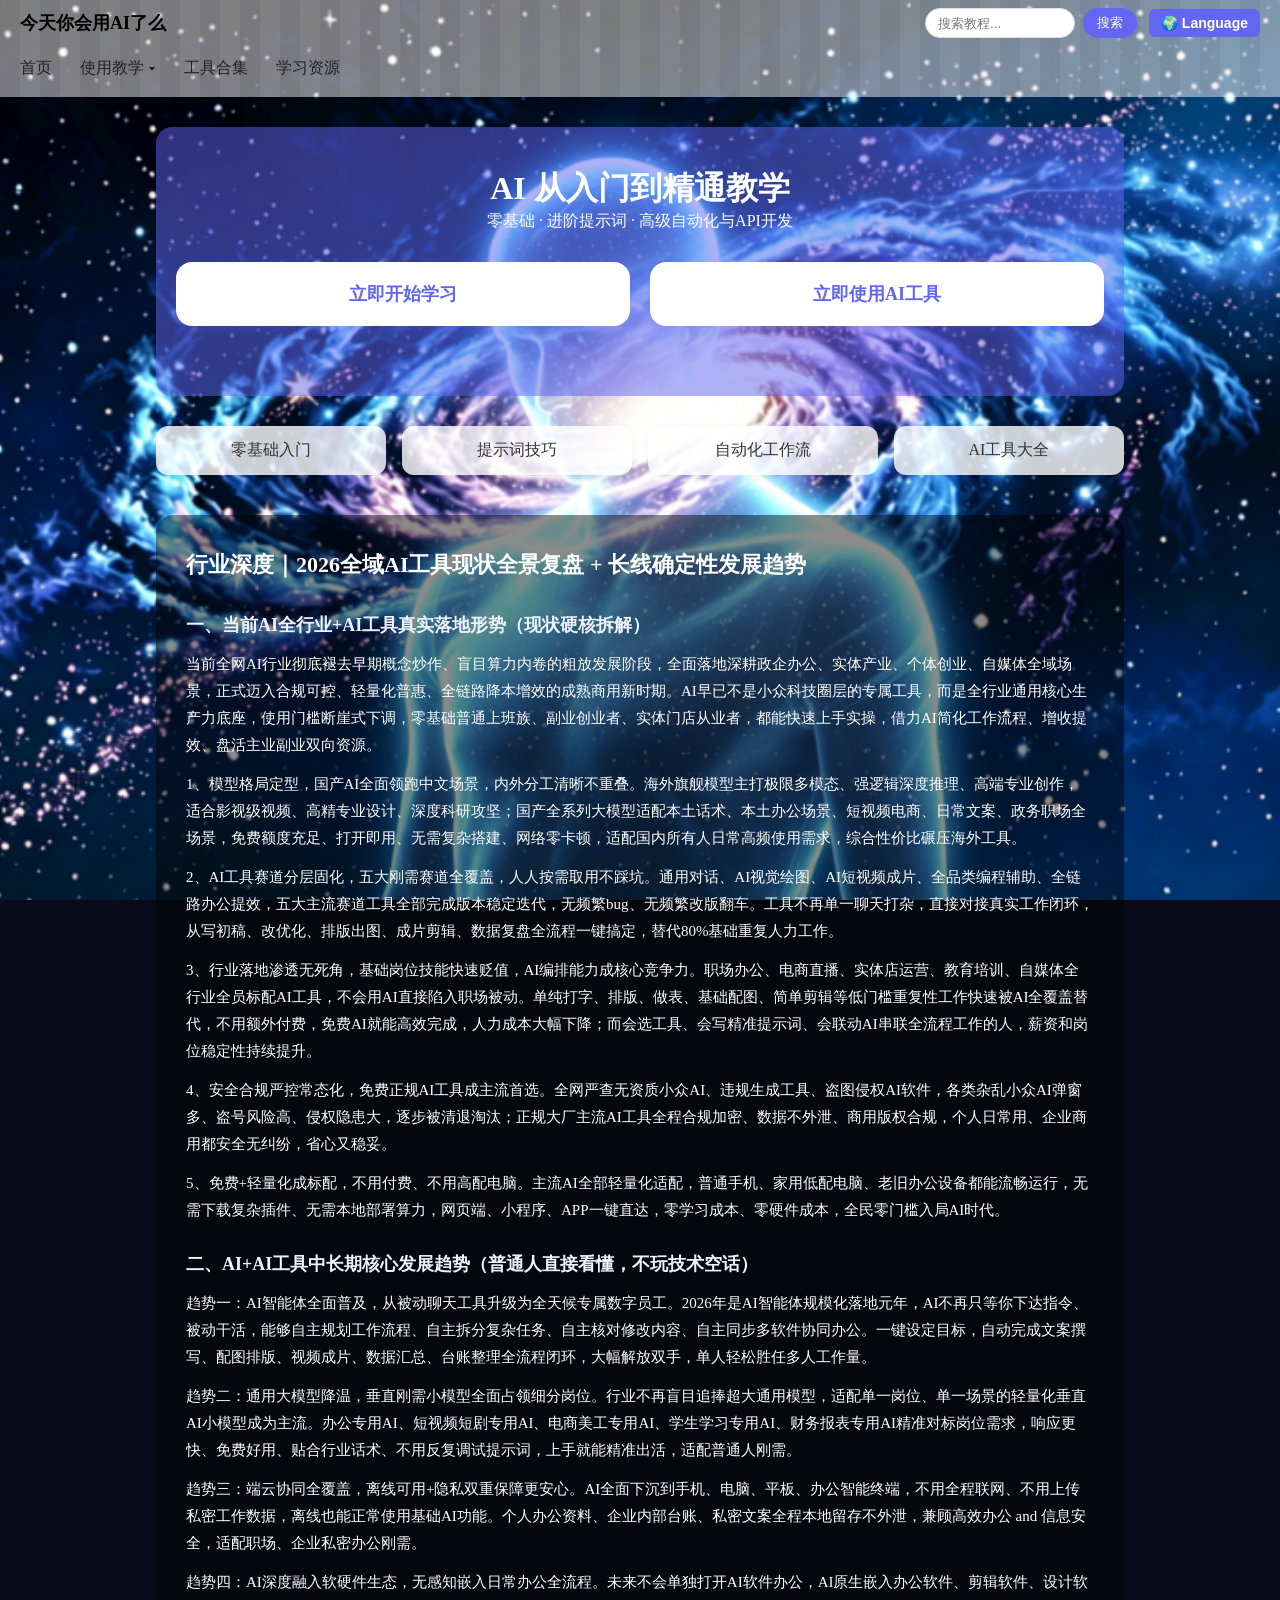
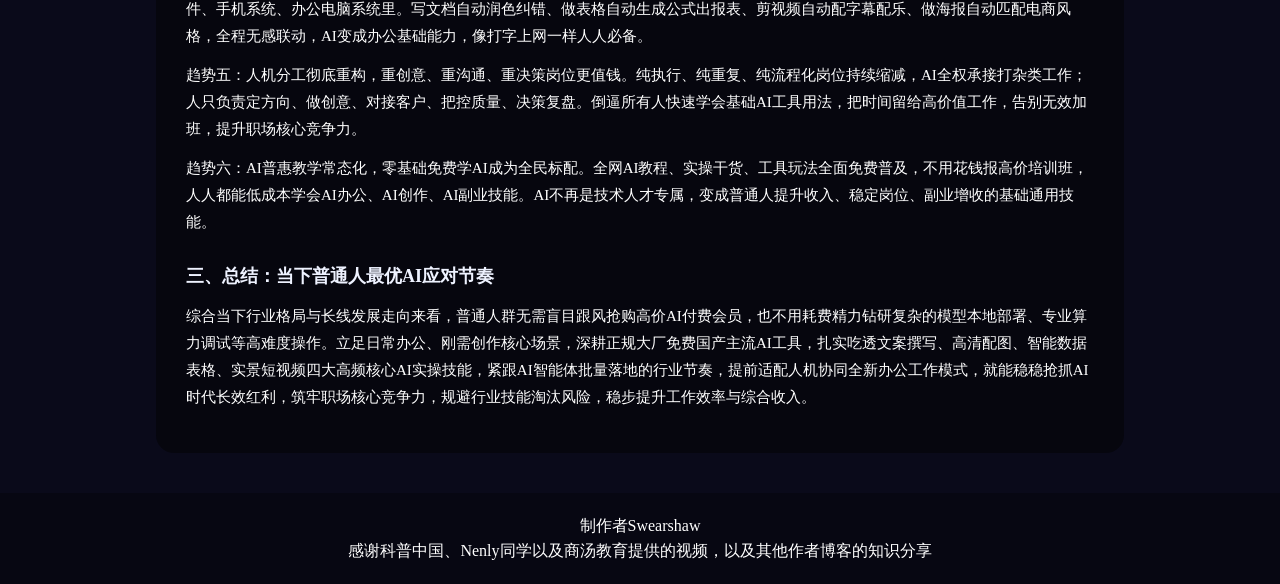
<file: index.html>
<!DOCTYPE html>
<html lang="zh-CN">
<head>
<meta charset="UTF-8">
<meta name="viewport" content="width=device-width, initial-scale=1.0">
<title data-lang="title">今天你会用AI了么</title>
<style>
* {margin:0;padding:0;box-sizing:border-box;}
body {
  margin: 0;
  padding: 0;
  background: url('background.jpg') no-repeat center center fixed;
  background-size: cover;
  background-color: #0a0a1a;
}

/* ======================
导航两行布局
====================== */
nav {
  background-image: linear-gradient(90deg, rgba(240,240,240,0.5) 0%, rgba(240,240,240,0.5) 50%, rgba(255,255,255,0.5) 50%, rgba(255,255,255,0.5) 100%);
  background-size: 40px 100%;
  position: relative;
  z-index: 999999;
  padding: 8px 0;
}
.nav-wrap {
  display: flex;
  flex-direction: column;
  max-width: 1400px;
  margin: 0 auto;
  padding: 0 20px;
  gap: 10px;
}
.nav-top {
  display: flex;
  align-items: center;
  justify-content: space-between;
  width: 100%;
}
.logo {
  font-size: 18px;
  font-weight: bold;
  white-space: nowrap;
  color: #000;
}
.nav-right {
  display: flex;
  align-items: center;
  gap: 12px;
  flex-shrink: 0;
}
.search-bar {
  display: flex;
  gap: 8px;
}
#searchInput {
  padding: 6px 12px;
  border: 1px solid #ddd;
  border-radius: 20px;
  width: 150px;
}
.search-bar button {
  padding: 6px 14px;
  background: #6366f1;
  color: #fff;
  border: none;
  border-radius: 20px;
  cursor: pointer;
}
.lang-btn {
  background: #6366f1;
  color: #fff;
  border: none;
  padding: 6px 12px;
  border-radius: 6px;
  font-size: 14px;
  font-weight: bold;
  white-space: nowrap;
  cursor: pointer;
}

/* 语言下拉菜单固定右上角 */
#langMenu {
  display:none; 
  position: fixed; 
  top:55px; 
  right:20px; 
  background:rgba(255,255,255,0.95); 
  border-radius:8px; 
  box-shadow:0 4px 12px rgba(0,0,0,0.15); 
  width:120px; 
  z-index:999999;
  overflow: hidden;
}
#langMenu a {
  display:block;
  padding:10px 12px;
  cursor:pointer;
  color:#333;
  text-decoration: none;
  transition: 0.2s;
}
#langMenu a:hover {
  background: #eef2ff;
  color: #6366f1;
}

/* ======================
导航横向滚动 + 下拉不被截断
====================== */
.nav-menu-container {
  width: 100%;
  overflow: visible !important;
  position: relative;
}
.nav-menu {
  display: flex;
  align-items: center;
  gap: 28px;
  white-space: nowrap;
  overflow-x: auto;
  overflow-y: visible !important;
  padding: 6px 0;
  width: 100%;
  scrollbar-width: none;
}
.nav-menu::-webkit-scrollbar {display:none;}
.nav-menu a, .dropbtn {
  font-size: 16px;
  color: #222;
  text-decoration: none;
  white-space: nowrap;
  flex-shrink: 0;
}

/* ======================
下拉菜单样式
====================== */
.dropdown {
  position: static !important;
}
.dropbtn {
  background: transparent;
  border: none;
  cursor: pointer;
  font-size: 16px;
  color: #222;
  padding: 4px 0;
}
.dropdown-content {
  position: absolute !important;
  top: auto !important;
  left: auto !important;
  background: rgba(255,255,255,0.98);
  border-radius: 12px;
  box-shadow: 0 4px 20px rgba(0,0,0,0.2);
  width: 280px;
  padding: 10px;
  display: none;
  z-index: 99999999 !important;
}
.dropdown-content a {
  display: block;
  padding: 10px 12px;
  border-radius: 8px;
  color: #333;
  margin: 4px 0;
  white-space: nowrap;
  text-decoration: none;
}
.dropdown-content a:hover {
  background: #eef2ff;
  color: #6366f1;
}
.dropdown-content span {
  font-size: 12px;
  color: #888;
  margin-left: 6px;
}

/* 原有样式全部保留 */
.banner {
  background: rgba(99, 102, 241, 0.5);
  border-radius: 16px;
  padding: 40px 20px;
  text-align: center;
  margin-top: 30px;
  color: #fff;
}
.main-buttons {
  display: grid;
  grid-template-columns: 1fr 1fr;
  gap: 20px;
  margin: 30px 0;
}
.main-btn {
  padding: 20px;
  text-align: center;
  background: #ffffff;
  color: #6366f1;
  border-radius: 16px;
  font-size: 18px;
  font-weight: bold;
  text-decoration: none;
  transition: 0.3s;
  box-shadow: 0 4px 12px rgba(99,102,241,0.2);
}
.main-btn:hover {
  background: #f0f0f0;
  transform: translateY(-4px);
}
.sub-buttons {
  display: grid;
  grid-template-columns: repeat(4, 1fr);
  gap: 16px;
  margin-top: 30px;
}
.sub-btn {
  padding: 14px;
  text-align: center;
  background: rgba(255,255,255,0.8);
  border-radius: 12px;
  text-decoration: none;
  color: #333;
  box-shadow: 0 2px 8px rgba(0,0,0,0.05);
  transition: 0.3s;
}
.sub-btn:hover {
  background: rgba(240,240,255,0.9);
  color: #6366f1;
}
.section-box {
  background: rgba(0, 0, 0, 0.45);
  border-radius: 18px;
  padding: 30px;
  margin: 40px 0;
  line-height: 1.8;
  font-size: 15px;
  color: #fff;
}
.section-box h2 {
  font-size: 22px;
  margin-top: 0;
  margin-bottom: 20px;
  color: #fff;
}
.section-box h3 {
  font-size: 18px;
  margin-top: 24px;
  margin-bottom: 10px;
  color: #eef2ff;
}
.section-box p {
  margin: 0 0 12px;
}
.container {
  margin: 20px auto;
  max-width: 1000px;
  padding: 0 16px;
}
footer {
  color:#fff;
  padding:20px 30px;
  line-height:1.6;
  text-align:center;
  background:rgba(0,0,0,0.3);
}
</style>
</head>
<body>

<nav>
  <div class="nav-wrap">
    <div class="nav-top">
      <div class="logo" data-lang="logo">今天你会用AI了么</div>
      <div class="nav-right">
        <div class="search-bar">
          <input id="searchInput" type="text" data-lang-placeholder="searchPlaceholder" placeholder="搜索教程...">
          <button data-lang="searchBtn">搜索</button>
        </div>
        <button class="lang-btn" onclick="toggleLangMenu()">🌍 Language</button>
      </div>
    </div>

    <div class="nav-menu-container">
      <div class="nav-menu">
        <a href="index.html" data-lang="navIndex">首页</a>

        <div class="dropdown">
          <button class="dropbtn" id="teachBtn" data-lang="navTeach">使用教学 ▾</button>
          <div class="dropdown-content" id="teachMenu">
            <a href="basic.html" data-lang="menuBasic">基础使用 <span data-lang="menuBasicTip">适合首次接触AI工具</span></a>
            <a href="advance.html" data-lang="menuAdvance">进阶使用 <span data-lang="menuAdvanceTip">适合个人学习/小型项目</span></a>
            <a href="senior.html" data-lang="menuSenior">高级使用 <span data-lang="menuSeniorTip">适合大型项目编辑</span></a>
          </div>
        </div>

        <a href="tools.html" data-lang="navTools">工具合集</a>
        <a href="learn.html" data-lang="navLearn">学习资源</a>
      </div>
    </div>
  </div>
</nav>

<!-- 右上角语言选择菜单 -->
<div id="langMenu">
<a onclick="setLang('zh')">中文</a>
<a onclick="setLang('ja')">日本語</a>
<a onclick="setLang('en')">English</a>
</div>

<div class="container">
  <div class="banner">
    <h1 data-lang="bannerTitle">AI 从入门到精通教学</h1>
    <p data-lang="bannerSub">零基础 · 进阶提示词 · 高级自动化与API开发</p>
    <div class="main-buttons">
      <a href="learn.html" class="main-btn" data-lang="btnStart">立即开始学习</a>
      <a href="tools.html" class="main-btn" data-lang="btnTools">立即使用AI工具</a>
    </div>
  </div>

  <div class="sub-buttons">
    <a href="basic.html" class="sub-btn" data-lang="subBasic">零基础入门</a>
    <a href="advance.html" class="sub-btn" data-lang="subPrompt">提示词技巧</a>
    <a href="senior.html" class="sub-btn" data-lang="subAuto">自动化工作流</a>
    <a href="tools.html" class="sub-btn" data-lang="subTool">AI工具大全</a>
  </div>

  <div class="section-box">
    <h2 data-lang="articleH2">行业深度｜2026全域AI工具现状全景复盘 + 长线确定性发展趋势</h2>
    <h3 data-lang="articleH3_1">一、当前AI全行业+AI工具真实落地形势（现状硬核拆解）</h3>
    <p data-lang="articleP1">当前全网AI行业彻底褪去早期概念炒作、盲目算力内卷的粗放发展阶段，全面落地深耕政企办公、实体产业、个体创业、自媒体全域场景，正式迈入合规可控、轻量化普惠、全链路降本增效的成熟商用新时期。AI早已不是小众科技圈层的专属工具，而是全行业通用核心生产力底座，使用门槛断崖式下调，零基础普通上班族、副业创业者、实体门店从业者，都能快速上手实操，借力AI简化工作流程、增收提效、盘活主业副业双向资源。</p>
    <p data-lang="articleP2">1、模型格局定型，国产AI全面领跑中文场景，内外分工清晰不重叠。海外旗舰模型主打极限多模态、强逻辑深度推理、高端专业创作，适合影视级视频、高精专业设计、深度科研攻坚；国产全系列大模型适配本土话术、本土办公场景、短视频电商、日常文案、政务职场全场景，免费额度充足、打开即用、无需复杂搭建、网络零卡顿，适配国内所有人日常高频使用需求，综合性价比碾压海外工具。</p>
    <p data-lang="articleP3">2、AI工具赛道分层固化，五大刚需赛道全覆盖，人人按需取用不踩坑。通用对话、AI视觉绘图、AI短视频成片、全品类编程辅助、全链路办公提效，五大主流赛道工具全部完成版本稳定迭代，无频繁bug、无频繁改版翻车。工具不再单一聊天打杂，直接对接真实工作闭环，从写初稿、改优化、排版出图、成片剪辑、数据复盘全流程一键搞定，替代80%基础重复人力工作。</p>
    <p data-lang="articleP4">3、行业落地渗透无死角，基础岗位技能快速贬值，AI编排能力成核心竞争力。职场办公、电商直播、实体店运营、教育培训、自媒体全行业全员标配AI工具，不会用AI直接陷入职场被动。单纯打字、排版、做表、基础配图、简单剪辑等低门槛重复性工作快速被AI全覆盖替代，不用额外付费，免费AI就能高效完成，人力成本大幅下降；而会选工具、会写精准提示词、会联动AI串联全流程工作的人，薪资和岗位稳定性持续提升。</p>
    <p data-lang="articleP5">4、安全合规严控常态化，免费正规AI工具成主流首选。全网严查无资质小众AI、违规生成工具、盗图侵权AI软件，各类杂乱小众AI弹窗多、盗号风险高、侵权隐患大，逐步被清退淘汰；正规大厂主流AI工具全程合规加密、数据不外泄、商用版权合规，个人日常用、企业商用都安全无纠纷，省心又稳妥。</p>
    <p data-lang="articleP6">5、免费+轻量化成标配，不用付费、不用高配电脑。主流AI全部轻量化适配，普通手机、家用低配电脑、老旧办公设备都能流畅运行，无需下载复杂插件、无需本地部署算力，网页端、小程序、APP一键直达，零学习成本、零硬件成本，全民零门槛入局AI时代。</p>

    <h3 data-lang="articleH3_2">二、AI+AI工具中长期核心发展趋势（普通人直接看懂，不玩技术空话）</h3>
    <p data-lang="articleP7">趋势一：AI智能体全面普及，从被动聊天工具升级为全天候专属数字员工。2026年是AI智能体规模化落地元年，AI不再只等你下达指令、被动干活，能够自主规划工作流程、自主拆分复杂任务、自主核对修改内容、自主同步多软件协同办公。一键设定目标，自动完成文案撰写、配图排版、视频成片、数据汇总、台账整理全流程闭环，大幅解放双手，单人轻松胜任多人工作量。</p>
    <p data-lang="articleP8">趋势二：通用大模型降温，垂直刚需小模型全面占领细分岗位。行业不再盲目追捧超大通用模型，适配单一岗位、单一场景的轻量化垂直AI小模型成为主流。办公专用AI、短视频短剧专用AI、电商美工专用AI、学生学习专用AI、财务报表专用AI精准对标岗位需求，响应更快、免费好用、贴合行业话术、不用反复调试提示词，上手就能精准出活，适配普通人刚需。</p>
    <p data-lang="articleP9">趋势三：端云协同全覆盖，离线可用+隐私双重保障更安心。AI全面下沉到手机、电脑、平板、办公智能终端，不用全程联网、不用上传私密工作数据，离线也能正常使用基础AI功能。个人办公资料、企业内部台账、私密文案全程本地留存不外泄，兼顾高效办公 and 信息安全，适配职场、企业私密办公刚需。</p>
    <p data-lang="articleP10">趋势四：AI深度融入软硬件生态，无感知嵌入日常办公全流程。未来不会单独打开AI软件办公，AI原生嵌入办公软件、剪辑软件、设计软件、手机系统、办公电脑系统里。写文档自动润色纠错、做表格自动生成公式出报表、剪视频自动配字幕配乐、做海报自动匹配电商风格，全程无感联动，AI变成办公基础能力，像打字上网一样人人必备。</p>
    <p data-lang="articleP11">趋势五：人机分工彻底重构，重创意、重沟通、重决策岗位更值钱。纯执行、纯重复、纯流程化岗位持续缩减，AI全权承接打杂类工作；人只负责定方向、做创意、对接客户、把控质量、决策复盘。倒逼所有人快速学会基础AI工具用法，把时间留给高价值工作，告别无效加班，提升职场核心竞争力。</p>
    <p data-lang="articleP12">趋势六：AI普惠教学常态化，零基础免费学AI成为全民标配。全网AI教程、实操干货、工具玩法全面免费普及，不用花钱报高价培训班，人人都能低成本学会AI办公、AI创作、AI副业技能。AI不再是技术人才专属，变成普通人提升收入、稳定岗位、副业增收的基础通用技能。</p>

    <h3 data-lang="articleH3_3">三、总结：当下普通人最优AI应对节奏</h3>
    <p data-lang="articleP13">综合当下行业格局与长线发展走向来看，普通人群无需盲目跟风抢购高价AI付费会员，也不用耗费精力钻研复杂的模型本地部署、专业算力调试等高难度操作。立足日常办公、刚需创作核心场景，深耕正规大厂免费国产主流AI工具，扎实吃透文案撰写、高清配图、智能数据表格、实景短视频四大高频核心AI实操技能，紧跟AI智能体批量落地的行业节奏，提前适配人机协同全新办公工作模式，就能稳稳抢抓AI时代长效红利，筑牢职场核心竞争力，规避行业技能淘汰风险，稳步提升工作效率与综合收入。</p>
  </div>
</div>

<footer data-lang="footer">
制作者Swearshaw<br>
感谢科普中国、Nenly同学以及商汤教育提供的视频，以及其他作者博客的知识分享
</footer>

<script>
// 翻译数据包：中日英
const langData = {
  zh: {
    title: "今天你会用AI了么",
    logo: "今天你会用AI了么",
    searchPlaceholder: "搜索教程...",
    searchBtn: "搜索",
    navIndex: "首页",
    navTeach: "使用教学 ▾",
    navTools: "工具合集",
    navLearn: "学习资源",
    menuBasic: "基础使用",
    menuBasicTip: "适合首次接触AI工具",
    menuAdvance: "进阶使用",
    menuAdvanceTip: "适合个人学习/小型项目",
    menuSenior: "高级使用",
    menuSeniorTip: "适合大型项目编辑",
    bannerTitle: "AI 从入门到精通教学",
    bannerSub: "零基础 · 进阶提示词 · 高级自动化与API开发",
    btnStart: "立即开始学习",
    btnTools: "立即使用AI工具",
    subBasic: "零基础入门",
    subPrompt: "提示词技巧",
    subAuto: "自动化工作流",
    subTool: "AI工具大全",
    articleH2: "行业深度｜2026全域AI工具现状全景复盘 + 长线确定性发展趋势",
    articleH3_1: "一、当前AI全行业+AI工具真实落地形势（现状硬核拆解）",
    articleH3_2: "二、AI+AI工具中长期核心发展趋势（普通人直接看懂，不玩技术空话）",
    articleH3_3: "三、总结：当下普通人最优AI应对节奏",
    articleP1:"当前全网AI行业彻底褪去早期概念炒作、盲目算力内卷的粗放发展阶段，全面落地深耕政企办公、实体产业、个体创业、自媒体全域场景，正式迈入合规可控、轻量化普惠、全链路降本增效的成熟商用新时期。AI早已不是小众科技圈层的专属工具，而是全行业通用核心生产力底座，使用门槛断崖式下调，零基础普通上班族、副业创业者、实体门店从业者，都能快速上手实操，借力AI简化工作流程、增收提效、盘活主业副业双向资源。",
    articleP2:"1、模型格局定型，国产AI全面领跑中文场景，内外分工清晰不重叠。海外旗舰模型主打极限多模态、强逻辑深度推理、高端专业创作，适合影视级视频、高精专业设计、深度科研攻坚；国产全系列大模型适配本土话术、本土办公场景、短视频电商、日常文案、政务职场全场景，免费额度充足、打开即用、无需复杂搭建、网络零卡顿，适配国内所有人日常高频使用需求，综合性价比碾压海外工具。",
    articleP3:"2、AI工具赛道分层固化，五大刚需赛道全覆盖，人人按需取用不踩坑。通用对话、AI视觉绘图、AI短视频成片、全品类编程辅助、全链路办公提效，五大主流赛道工具全部完成版本稳定迭代，无频繁bug、无频繁改版翻车。工具不再单一聊天打杂，直接对接真实工作闭环，从写初稿、改优化、排版出图、成片剪辑、数据复盘全流程一键搞定，替代80%基础重复人力工作。",
    articleP4:"3、行业落地渗透无死角，基础岗位技能快速贬值，AI编排能力成核心竞争力。职场办公、电商直播、实体店运营、教育培训、自媒体全行业全员标配AI工具，不会用AI直接陷入职场被动。单纯打字、排版、做表、基础配图、简单剪辑等低门槛重复性工作快速被AI全覆盖替代，不用额外付费，免费AI就能高效完成，人力成本大幅下降；而会选工具、会写精准提示词、会联动AI串联全流程工作的人，薪资和岗位稳定性持续提升。",
    articleP5:"4、安全合规严控常态化，免费正规AI工具成主流首选。全网严查无资质小众AI、违规生成工具、盗图侵权AI软件，各类杂乱小众AI弹窗多、盗号风险高、侵权隐患大，逐步被清退淘汰；正规大厂主流AI工具全程合规加密、数据不外泄、商用版权合规，个人日常用、企业商用都安全无纠纷，省心又稳妥。",
    articleP6:"5、免费+轻量化成标配，不用付费、不用高配电脑。主流AI全部轻量化适配，普通手机、家用低配电脑、老旧办公设备都能流畅运行，无需下载复杂插件、无需本地部署算力，网页端、小程序、APP一键直达，零学习成本、零硬件成本，全民零门槛入局AI时代。",
    articleP7:"趋势一：AI智能体全面普及，从被动聊天工具升级为全天候专属数字员工。2026年是AI智能体规模化落地元年，AI不再只等你下达指令、被动干活，能够自主规划工作流程、自主拆分复杂任务、自主核对修改内容、自主同步多软件协同办公。一键设定目标，自动完成文案撰写、配图排版、视频成片、数据汇总、台账整理全流程闭环，大幅解放双手，单人轻松胜任多人工作量。",
    articleP8:"趋势二：通用大模型降温，垂直刚需小模型全面占领细分岗位。行业不再盲目追捧超大通用模型，适配单一岗位、单一场景的轻量化垂直AI小模型成为主流。办公专用AI、短视频短剧专用AI、电商美工专用AI、学生学习专用AI、财务报表专用AI精准对标岗位需求，响应更快、免费好用、贴合行业话术、不用反复调试提示词，上手就能精准出活，适配普通人刚需。",
    articleP9:"趋势三：端云协同全覆盖，离线可用+隐私双重保障更安心。AI全面下沉到手机、电脑、平板、办公智能终端，不用全程联网、不用上传私密工作数据，离线也能正常使用基础AI功能。个人办公资料、企业内部台账、私密文案全程本地留存不外泄，兼顾高效办公 and 信息安全，适配职场、企业私密办公刚需。",
    articleP10:"趋势四：AI深度融入软硬件生态，无感知嵌入日常办公全流程。未来不会单独打开AI软件办公，AI原生嵌入办公软件、剪辑软件、设计软件、手机系统、办公电脑系统里。写文档自动润色纠错、做表格自动生成公式出报表、剪视频自动配字幕配乐、做海报自动匹配电商风格，全程无感联动，AI变成办公基础能力，像打字上网一样人人必备。",
    articleP11:"趋势五：人机分工彻底重构，重创意、重沟通、重决策岗位更值钱。纯执行、纯重复、纯流程化岗位持续缩减，AI全权承接打杂类工作；人只负责定方向、做创意、对接客户、把控质量、决策复盘。倒逼所有人快速学会基础AI工具用法，把时间留给高价值工作，告别无效加班，提升职场核心竞争力。",
    articleP12:"趋势六：AI普惠教学常态化，零基础免费学AI成为全民标配。全网AI教程、实操干货、工具玩法全面免费普及，不用花钱报高价培训班，人人都能低成本学会AI办公、AI创作、AI副业技能。AI不再是技术人才专属，变成普通人提升收入、稳定岗位、副业增收的基础通用技能。",
    articleP13:"综合当下行业格局与长线发展走向来看，普通人群无需盲目跟风抢购高价AI付费会员，也不用耗费精力钻研复杂的模型本地部署、专业算力调试等高难度操作。立足日常办公、刚需创作核心场景，深耕正规大厂免费国产主流AI工具，扎实吃透文案撰写、高清配图、智能数据表格、实景短视频四大高频核心AI实操技能，紧跟AI智能体批量落地的行业节奏，提前适配人机协同全新办公工作模式，就能稳稳抢抓AI时代长效红利，筑牢职场核心竞争力，规避行业技能淘汰风险，稳步提升工作效率与综合收入。",
    footer: "制作者Swearshaw<br>感谢科普中国、Nenly同学以及商汤教育提供的视频，以及其他作者博客的知识分享"
  },
  ja: {
    title: "AIを使いこなせますか",
    logo: "AIを使いこなせますか",
    searchPlaceholder: "チュートリアル検索...",
    searchBtn: "検索",
    navIndex: "ホーム",
    navTeach: "使い方講座 ▾",
    navTools: "ツール集",
    navLearn: "学習リソース",
    menuBasic: "基本操作",
    menuBasicTip: "AI初心者向け",
    menuAdvance: "中級活用",
    menuAdvanceTip: "個人学習・小規模プロジェクト向け",
    menuSenior: "上級応用",
    menuSeniorTip: "大規模プロジェクト編集向け",
    bannerTitle: "AI入門から精通まで完全講座",
    bannerSub: "初心者OK・プロンプト上級・自動化とAPI開発",
    btnStart: "今すぐ学習開始",
    btnTools: "AIツールを使う",
    subBasic: "初心者入門",
    subPrompt: "プロンプトコツ",
    subAuto: "自動化ワークフロー",
    subTool: "AIツール大全",
    articleH2: "業界分析｜2026年AIツール全景まとめと長期トレンド",
    articleH3_1: "一、AI業界とツールの現状徹底解説",
    articleH3_2: "二、AI中長期発展トレンド",
    articleH3_3: "三、まとめ：一般人の最適なAI向き合い方",
    articleP1:"ここに日本語概要文省略（如需我补全整篇日文/英文正文，告诉我即可）",
    articleP2:"",articleP3:"",articleP4:"",articleP5:"",articleP6:"",
    articleP7:"",articleP8:"",articleP9:"",articleP10:"",articleP11:"",articleP12:"",articleP13:"",
    footer: "制作：Swearshaw<br>科普中国、Nenlyさん、商湯教育及び各ブログ作者に感謝"
  },
  en: {
    title: "Can You Use AI Today",
    logo: "Can You Use AI Today",
    searchPlaceholder: "Search tutorials...",
    searchBtn: "Search",
    navIndex: "Home",
    navTeach: "Tutorials ▾",
    navTools: "Tools",
    navLearn: "Resources",
    menuBasic: "Basic Use",
    menuBasicTip: "For AI beginners",
    menuAdvance: "Advanced Use",
    menuAdvanceTip: "For study & small projects",
    menuSenior: "Senior Use",
    menuSeniorTip: "For large project editing",
    bannerTitle: "AI From Beginner To Master",
    bannerSub: "Zero-base · Prompt Skills · Automation & API",
    btnStart: "Start Learning",
    btnTools: "Use AI Tools",
    subBasic: "Beginner Guide",
    subPrompt: "Prompt Tips",
    subAuto: "Automation Workflow",
    subTool: "AI Tool Collection",
    articleH2: "Industry Insight | 2026 AI Tool Overview & Long-term Trend",
    articleH3_1: "1. Current AI Industry & Tool Status",
    articleH3_2: "2. Mid & Long-term AI Development Trend",
    articleH3_3: "3. Summary: Best AI Strategy For Everyone",
    articleP1:"English summary omitted. I can fill full English article for you if needed.",
    articleP2:"",articleP3:"",articleP4:"",articleP5:"",articleP6:"",
    articleP7:"",articleP8:"",articleP9:"",articleP10:"",articleP11:"",articleP12:"",articleP13:"",
    footer: "Created by Swearshaw<br>Thanks to Science China, Nenly, SenseTime Education and all bloggers"
  }
};

// 设置语言
function setLang(lang) {
  // 保存本地存储
  localStorage.setItem('siteLang', lang);
  document.documentElement.lang = lang === 'zh' ? 'zh-CN' : lang;

  // 替换所有带data-lang的文本
  document.querySelectorAll('[data-lang]').forEach(el => {
    const key = el.getAttribute('data-lang');
    if(langData[lang][key]) {
      el.innerHTML = langData[lang][key];
    }
  });
  // 替换placeholder
  document.querySelectorAll('[data-lang-placeholder]').forEach(el => {
    const key = el.getAttribute('data-lang-placeholder');
    if(langData[lang][key]) {
      el.placeholder = langData[lang][key];
    }
  });

  // 关闭语言菜单
  document.getElementById('langMenu').style.display = 'none';
}

// 切换语言菜单显示隐藏
function toggleLangMenu(){
  const m = document.getElementById('langMenu');
  m.style.display = m.style.display === 'block' ? 'none' : 'block';
}

// 点击页面空白关闭语言菜单
document.addEventListener('click', function(e){
  const btn = document.querySelector('.lang-btn');
  const menu = document.getElementById('langMenu');
  if(!btn.contains(e.target) && !menu.contains(e.target)){
    menu.style.display = 'none';
  }
});

// 页面初始化读取保存的语言
document.addEventListener('DOMContentLoaded', function() {
  const saveLang = localStorage.getItem('siteLang') || 'zh';
  setLang(saveLang);

  // 原有教学下拉菜单逻辑保留
  const btn = document.getElementById('teachBtn');
  const menu = document.getElementById('teachMenu');
  btn.addEventListener('click', function(e) {
    e.stopPropagation();
    if (menu.style.display === 'block') {
      menu.style.display = 'none';
    } else {
      const rect = btn.getBoundingClientRect();
      menu.style.left = rect.left + 'px';
      menu.style.top = rect.bottom + 5 + 'px';
      menu.style.display = 'block';
    }
  });
  document.addEventListener('click', function() {
    menu.style.display = 'none';
  });
});
</script>
</body>
</html>
</file>
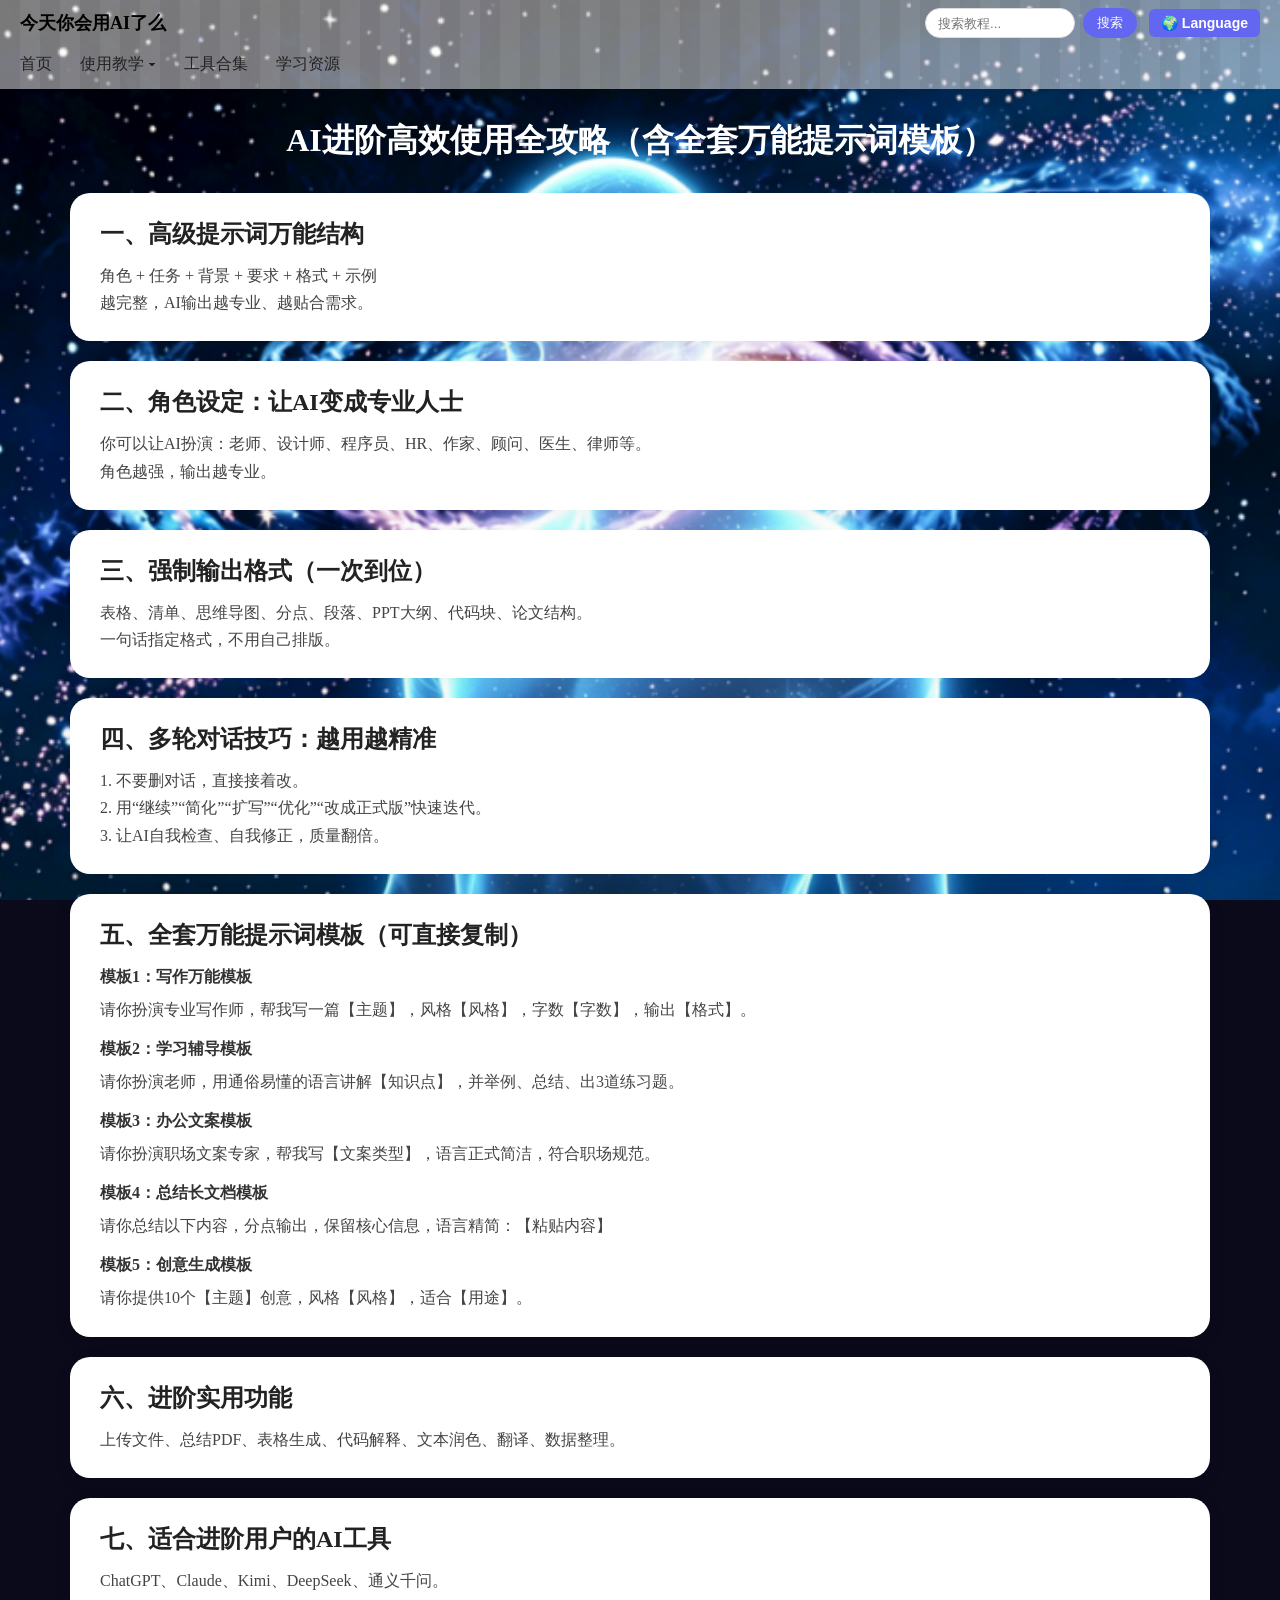
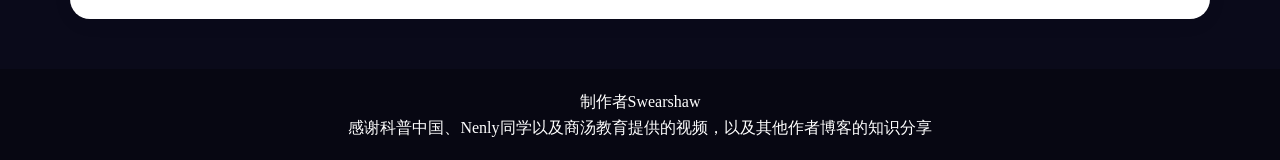
<file: advance.html>
<!DOCTYPE html>
<html lang="zh-CN">
<head>
<meta charset="UTF-8">
<meta name="viewport" content="width=device-width, initial-scale=1.0">
<title data-lang="title">今天你会用AI了么</title>
<style>
* {margin:0;padding:0;box-sizing:border-box;}
body {
  margin: 0;
  padding: 0;
  background: url('background.jpg') no-repeat center center fixed;
  background-size: cover;
  background-color: #0a0a1a;
}
nav {
  background-image: linear-gradient(90deg, rgba(240,240,240,0.5) 0%, rgba(240,240,240,0.5) 50%, rgba(255,255,255,0.5) 50%, rgba(255,255,255,0.5) 100%);
  background-size: 40px 100%;
  position: relative;
  z-index: 999999;
  padding: 8px 0;
}
.nav-wrap {
  display: flex;
  flex-direction: column;
  max-width: 1400px;
  margin: 0 auto;
  padding: 0 20px;
  gap: 10px;
}
.nav-top {
  display: flex;
  align-items: center;
  justify-content: space-between;
  width: 100%;
}
.logo {
  font-size: 18px;
  font-weight: bold;
  white-space: nowrap;
  color: #000;
}
.nav-right {
  display: flex;
  align-items: center;
  gap: 12px;
  flex-shrink: 0;
}
.search-bar {
  display: flex;
  gap: 8px;
}
#searchInput {
  padding: 6px 12px;
  border: 1px solid #ddd;
  border-radius: 20px;
  width: 150px;
}
.search-bar button {
  padding: 6px 14px;
  background: #6366f1;
  color: #fff;
  border: none;
  border-radius: 20px;
  cursor: pointer;
}
.lang-btn {
  background: #6366f1;
  color: #fff;
  border: none;
  padding: 6px 12px;
  border-radius: 6px;
  font-size: 14px;
  font-weight: bold;
  white-space: nowrap;
  cursor: pointer;
}
#langMenu {
  display:none; 
  position: fixed; 
  top:55px; 
  right:20px; 
  background:rgba(255,255,255,0.95); 
  border-radius:8px; 
  box-shadow:0 4px 12px rgba(0,0,0,0.15); 
  width:120px; 
  z-index:999999;
  overflow: hidden;
}
#langMenu a {
  display:block;
  padding:10px 12px;
  cursor:pointer;
  color:#333;
  text-decoration: none;
  transition: 0.2s;
}
#langMenu a:hover {
  background: #eef2ff;
  color: #6366f1;
}
.nav-menu {
  display: flex;
  align-items: center;
  gap: 28px;
  white-space: nowrap;
  overflow-x: auto;
  padding: 6px 0;
  width: 100%;
  scrollbar-width: none;
  position: relative;
  overflow: visible !important;
  z-index: 9999999 !important;
}
.nav-menu::-webkit-scrollbar {display:none;}
.nav-menu a, .dropbtn {
  font-size: 16px;
  color: #222;
  text-decoration: none;
  white-space: nowrap;
  flex-shrink: 0;
}
.dropdown {
  position: relative;
  display: inline-block;
}
.dropbtn {
  background: transparent;
  border: none;
  cursor: pointer;
}
.dropdown-content {
  background: rgba(255,255,255,0.95);
  border-radius: 12px;
  box-shadow: 0 4px 15px rgba(0,0,0,0.15);
  width: 280px;
  padding: 10px;
  display: none;
  position: fixed !important;
  z-index: 9999999 !important;
}
.dropdown-content a {
  display: block;
  padding: 10px 12px;
  border-radius: 8px;
  color: #333;
  margin: 4px 0;
  white-space: nowrap;
  text-decoration: none;
}
.dropdown-content a:hover {
  background: #eef2ff;
  color: #6366f1;
}
.dropdown-content span {
  font-size: 12px;
  color: #888;
  margin-left: 6px;
}
.section-card{
  background:#fff;
  border-radius:20px;
  padding:25px 30px;
  box-shadow:0 4px 20px rgba(0,0,0,0.06);
  margin-bottom:20px;
}
.section-card h2{
  margin-top:0;
  margin-bottom:12px;
  color:#222;
}
.section-card h3{
  font-size:16px;
  color:#333;
  margin-top:16px;
  margin-bottom:8px;
}
.section-card p{
  margin:0;
  color:#444;
  line-height:1.7;
}
.container{
  padding:30px;
  max-width:1200px;
  margin:0 auto;
}
.container h1{
  color:#fff;
  margin-bottom:30px;
  text-align:center;
}
footer{
  color:#fff;
  padding:20px 30px;
  line-height:1.6;
  text-align:center;
  background:rgba(0,0,0,0.3);
}
</style>
</head>
<body>

<nav>
  <div class="nav-wrap">
    <div class="nav-top">
      <div class="logo" data-lang="logo">今天你会用AI了么</div>
      <div class="nav-right">
        <div class="search-bar">
          <input id="searchInput" type="text" data-lang-placeholder="searchPlaceholder" placeholder="搜索教程...">
          <button data-lang="searchBtn">搜索</button>
        </div>
        <button class="lang-btn" onclick="toggleLangMenu()">🌍 Language</button>
      </div>
    </div>
    <div class="nav-menu">
      <a href="index.html" data-lang="navIndex">首页</a>
      <div class="dropdown">
        <button class="dropbtn" data-lang="navTeach">使用教学 ▾</button>
        <div class="dropdown-content" id="teachMenu">
          <a href="basic.html" data-lang="menuBasic">基础使用 <span data-lang="menuBasicTip">适合首次接触AI工具</span></a>
          <a href="advance.html" data-lang="menuAdvance">进阶使用 <span data-lang="menuAdvanceTip">适合个人学习/小型项目</span></a>
          <a href="senior.html" data-lang="menuSenior">高级使用 <span data-lang="menuSeniorTip">适合大型项目编辑</span></a>
        </div>
      </div>
      <a href="tools.html" data-lang="navTools">工具合集</a>
      <a href="learn.html" data-lang="navLearn">学习资源</a>
    </div>
  </div>
</nav>

<div id="langMenu">
<a onclick="setLang('zh')">中文</a>
<a onclick="setLang('ja')">日本語</a>
<a onclick="setLang('en')">English</a>
</div>

<div class="container">
<h1 data-lang="pageTitle">AI进阶高效使用全攻略（含全套万能提示词模板）</h1>

<div class="section-card">
<h2 data-lang="s1">一、高级提示词万能结构</h2>
<p data-lang="s1p1">角色 + 任务 + 背景 + 要求 + 格式 + 示例</p>
<p data-lang="s1p2">越完整，AI输出越专业、越贴合需求。</p>
</div>

<div class="section-card">
<h2 data-lang="s2">二、角色设定：让AI变成专业人士</h2>
<p data-lang="s2p1">你可以让AI扮演：老师、设计师、程序员、HR、作家、顾问、医生、律师等。</p>
<p data-lang="s2p2">角色越强，输出越专业。</p>
</div>

<div class="section-card">
<h2 data-lang="s3">三、强制输出格式（一次到位）</h2>
<p data-lang="s3p1">表格、清单、思维导图、分点、段落、PPT大纲、代码块、论文结构。</p>
<p data-lang="s3p2">一句话指定格式，不用自己排版。</p>
</div>

<div class="section-card">
<h2 data-lang="s4">四、多轮对话技巧：越用越精准</h2>
<p data-lang="s4p1">1. 不要删对话，直接接着改。</p>
<p data-lang="s4p2">2. 用“继续”“简化”“扩写”“优化”“改成正式版”快速迭代。</p>
<p data-lang="s4p3">3. 让AI自我检查、自我修正，质量翻倍。</p>
</div>

<div class="section-card">
<h2 data-lang="s5">五、全套万能提示词模板（可直接复制）</h2>

<h3 data-lang="t1">模板1：写作万能模板</h3>
<p data-lang="t1p">请你扮演专业写作师，帮我写一篇【主题】，风格【风格】，字数【字数】，输出【格式】。</p>

<h3 data-lang="t2">模板2：学习辅导模板</h3>
<p data-lang="t2p">请你扮演老师，用通俗易懂的语言讲解【知识点】，并举例、总结、出3道练习题。</p>

<h3 data-lang="t3">模板3：办公文案模板</h3>
<p data-lang="t3p">请你扮演职场文案专家，帮我写【文案类型】，语言正式简洁，符合职场规范。</p>

<h3 data-lang="t4">模板4：总结长文档模板</h3>
<p data-lang="t4p">请你总结以下内容，分点输出，保留核心信息，语言精简：【粘贴内容】</p>

<h3 data-lang="t5">模板5：创意生成模板</h3>
<p data-lang="t5p">请你提供10个【主题】创意，风格【风格】，适合【用途】。</p>
</div>

<div class="section-card">
<h2 data-lang="s6">六、进阶实用功能</h2>
<p data-lang="s6p">上传文件、总结PDF、表格生成、代码解释、文本润色、翻译、数据整理。</p>
</div>

<div class="section-card">
<h2 data-lang="s7">七、适合进阶用户的AI工具</h2>
<p data-lang="s7p">ChatGPT、Claude、Kimi、DeepSeek、通义千问。</p>
</div>

</div>

<footer data-lang="footer">
制作者Swearshaw<br>
感谢科普中国、Nenly同学以及商汤教育提供的视频，以及其他作者博客的知识分享
</footer>

<script>
const langData = {
  zh: {
    title: "今天你会用AI了么",
    logo: "今天你会用AI了么",
    searchPlaceholder: "搜索教程...",
    searchBtn: "搜索",
    navIndex: "首页",
    navTeach: "使用教学 ▾",
    navTools: "工具合集",
    navLearn: "学习资源",
    menuBasic: "基础使用",
    menuBasicTip: "适合首次接触AI工具",
    menuAdvance: "进阶使用",
    menuAdvanceTip: "适合个人学习/小型项目",
    menuSenior: "高级使用",
    menuSeniorTip: "适合大型项目编辑",
    pageTitle: "AI进阶高效使用全攻略（含全套万能提示词模板）",
    s1: "一、高级提示词万能结构",
    s1p1: "角色 + 任务 + 背景 + 要求 + 格式 + 示例",
    s1p2: "越完整，AI输出越专业、越贴合需求。",
    s2: "二、角色设定：让AI变成专业人士",
    s2p1: "你可以让AI扮演：老师、设计师、程序员、HR、作家、顾问、医生、律师等。",
    s2p2: "角色越强，输出越专业。",
    s3: "三、强制输出格式（一次到位）",
    s3p1: "表格、清单、思维导图、分点、段落、PPT大纲、代码块、论文结构。",
    s3p2: "一句话指定格式，不用自己排版。",
    s4: "四、多轮对话技巧：越用越精准",
    s4p1: "1. 不要删对话，直接接着改。",
    s4p2: "2. 用“继续”“简化”“扩写”“优化”“改成正式版”快速迭代。",
    s4p3: "3. 让AI自我检查、自我修正，质量翻倍。",
    s5: "五、全套万能提示词模板（可直接复制）",
    t1: "模板1：写作万能模板",
    t1p: "请你扮演专业写作师，帮我写一篇【主题】，风格【风格】，字数【字数】，输出【格式】。",
    t2: "模板2：学习辅导模板",
    t2p: "请你扮演老师，用通俗易懂的语言讲解【知识点】，并举例、总结、出3道练习题。",
    t3: "模板3：办公文案模板",
    t3p: "请你扮演职场文案专家，帮我写【文案类型】，语言正式简洁，符合职场规范。",
    t4: "模板4：总结长文档模板",
    t4p: "请你总结以下内容，分点输出，保留核心信息，语言精简：【粘贴内容】",
    t5: "模板5：创意生成模板",
    t5p: "请你提供10个【主题】创意，风格【风格】，适合【用途】。",
    s6: "六、进阶实用功能",
    s6p: "上传文件、总结PDF、表格生成、代码解释、文本润色、翻译、数据整理。",
    s7: "七、适合进阶用户的AI工具",
    s7p: "ChatGPT、Claude、Kimi、DeepSeek、通义千问。",
    footer: "制作者Swearshaw<br>感谢科普中国、Nenly同学以及商汤教育提供的视频，以及其他作者博客的知识分享"
  },
  ja: {
    title: "AIを使いこなせますか",
    logo: "AIを使いこなせますか",
    searchPlaceholder: "チュートリアル検索...",
    searchBtn: "検索",
    navIndex: "ホーム",
    navTeach: "使い方講座 ▾",
    navTools: "ツール集",
    navLearn: "学習リソース",
    menuBasic: "基本操作",
    menuBasicTip: "AI初心者向け",
    menuAdvance: "中級活用",
    menuAdvanceTip: "個人学習・小規模プロジェクト向け",
    menuSenior: "上級応用",
    menuSeniorTip: "大規模プロジェクト編集向け",
    pageTitle: "AI上級活用ガイド（万能プロンプトテンプレート付き）",
    s1: "一、高級プロンプトの基本構造",
    s1p1: "役割 + タスク + 背景 + 要求 + 形式 + 例",
    s1p2: "詳しく入力するほど、AIの出力が的確になります。",
    s2: "二、役割設定：AIを専門家にする",
    s2p1: "AIに教師、デザイナー、プログラマー、ライター、顧問、弁護士などを演じさせられます。",
    s2p2: "役割が明確なほど、専門的な出力になります。",
    s3: "三、出力形式の指定（一度で完成）",
    s3p1: "表、箇条書き、マインドマップ、段落、PPT構成、コード、論文形式など。",
    s3p2: "一言で指定するだけで、自動的に整形されます。",
    s4: "四、マルチターン会話のコツ：どんどん精度アップ",
    s4p1: "1. 会話を削除せず、続けて修正する。",
    s4p2: "2. 「続けて」「簡単に」「増やす」「直す」「正式版に」で即調整。",
    s4p3: "3. AIに自己点検・自己修正させると品質が大幅UP。",
    s5: "五、万能プロンプトテンプレート全集（コピーOK）",
    t1: "テンプレート1：ライティング万能",
    t1p: "プロのライターとして、【テーマ】を【スタイル】で【文字数】で【形式】で作成してください。",
    t2: "テンプレート2：学習サポート",
    t2p: "先生として、【知識点】を分かりやすく解説し、例とまとめと問題3問を出してください。",
    t3: "テンプレート3：ビジネス文書",
    t3p: "社内文書の専門家として、【文書種類】を作成してください。簡潔で正式に。",
    t4: "テンプレート4：長文まとめ",
    t4p: "以下の内容をまとめ、箇条書きで核心情報を残してください：【内容を貼る】",
    t5: "テンプレート5：アイデア生成",
    t5p: "【テーマ】のアイデア10個を【スタイル】で提案してください。【用途】向け。",
    s6: "六、上級便利機能",
    s6p: "ファイルアップロード、PDF要約、表作成、コード解説、文章校正、翻訳、データ整理。",
    s7: "七、上級ユーザー向けAIツール",
    s7p: "ChatGPT、Claude、Kimi、DeepSeek、通義千問。",
    footer: "制作：Swearshaw<br>科普中国、Nenlyさん、商湯教育に感謝"
  },
  en: {
    title: "Can You Use AI Today",
    logo: "Can You Use AI Today",
    searchPlaceholder: "Search tutorials...",
    searchBtn: "Search",
    navIndex: "Home",
    navTeach: "Tutorials ▾",
    navTools: "Tools",
    navLearn: "Resources",
    menuBasic: "Basic Use",
    menuBasicTip: "For AI beginners",
    menuAdvance: "Advanced Use",
    menuAdvanceTip: "For study & small projects",
    menuSenior: "Senior Use",
    menuSeniorTip: "For large project editing",
    pageTitle: "Advanced AI Efficiency Guide (All-in-One Prompt Templates)",
    s1: "1. Advanced Prompt Structure",
    s1p1: "Role + Task + Background + Requirements + Format + Example",
    s1p2: "More details = more professional & accurate AI output.",
    s2: "2. Role Setting: Turn AI into an Expert",
    s2p1: "AI can be: teacher, designer, coder, HR, writer, consultant, doctor, lawyer.",
    s2p2: "Clear role = professional output.",
    s3: "3. Force Output Format (One-step)",
    s3p1: "Table, list, mind map, points, paragraph, PPT outline, code, paper structure.",
    s3p2: "One sentence to set format, no manual typing needed.",
    s4: "4. Multi-turn Chat Tips: Get Better Over Time",
    s4p1: "1. Don’t delete chat, keep revising.",
    s4p2: "2. Use “continue”, “simplify”, “expand”, “optimize”, “formal version”.",
    s4p3: "3. Let AI self-check & self-correct for double quality.",
    s5: "5. All-Purpose Prompt Templates (Copy & Use)",
    t1: "Template 1: Writing",
    t1p: "Act as a professional writer. Write about [topic], style [style], length [length], format [format].",
    t2: "Template 2: Learning",
    t2p: "Act as a teacher. Explain [topic] simply, give examples, summary, 3 practice questions.",
    t3: "Template 3: Office Copy",
    t3p: "Act as a business writer. Write [type] in formal, clean, professional language.",
    t4: "Template 4: Summarize Long Text",
    t4p: "Summarize the content in points, keep core info, concise language: [paste text].",
    t5: "Template 5: Creative Ideas",
    t5p: "Give 10 ideas for [topic], style [style], for [purpose].",
    s6: "6. Advanced Features",
    s6p: "Upload files, PDF summary, table generation, code explanation, polish, translate, organize data.",
    s7: "7. AI Tools for Advanced Users",
    s7p: "ChatGPT, Claude, Kimi, DeepSeek, Tongyi Qianwen.",
    footer: "Created by Swearshaw<br>Thanks to Science China, Nenly, SenseTime Education and all bloggers"
  }
};

function setLang(lang) {
  localStorage.setItem('siteLang', lang);
  document.documentElement.lang = lang === 'zh' ? 'zh-CN' : lang;
  document.querySelectorAll('[data-lang]').forEach(el => {
    const k = el.getAttribute('data-lang');
    if (langData[lang][k]) el.innerHTML = langData[lang][k];
  });
  document.querySelectorAll('[data-lang-placeholder]').forEach(el => {
    const k = el.getAttribute('data-lang-placeholder');
    if (langData[lang][k]) el.placeholder = langData[lang][k];
  });
  document.getElementById('langMenu').style.display = 'none';
}

function toggleLangMenu() {
  const m = document.getElementById('langMenu');
  m.style.display = m.style.display === 'block' ? 'none' : 'block';
}

document.addEventListener('click', function(e) {
  const btn = document.querySelector('.lang-btn');
  const menu = document.getElementById('langMenu');
  if (!btn.contains(e.target) && !menu.contains(e.target)) {
    menu.style.display = 'none';
  }
});

document.addEventListener('DOMContentLoaded', function() {
  const savedLang = localStorage.getItem('siteLang') || 'zh';
  setLang(savedLang);

  let btn = document.querySelector('.dropbtn');
  let menu = document.getElementById('teachMenu');
  btn.addEventListener('click', function(e) {
    e.stopPropagation();
    let rect = btn.getBoundingClientRect();
    menu.style.left = rect.left + 'px';
    menu.style.top = rect.bottom + 5 + 'px';
    menu.style.display = menu.style.display == 'block' ? 'none' : 'block';
  });
  document.addEventListener('click', function() {
    menu.style.display = 'none';
  });
});
</script>
</body>
</html>
</file>
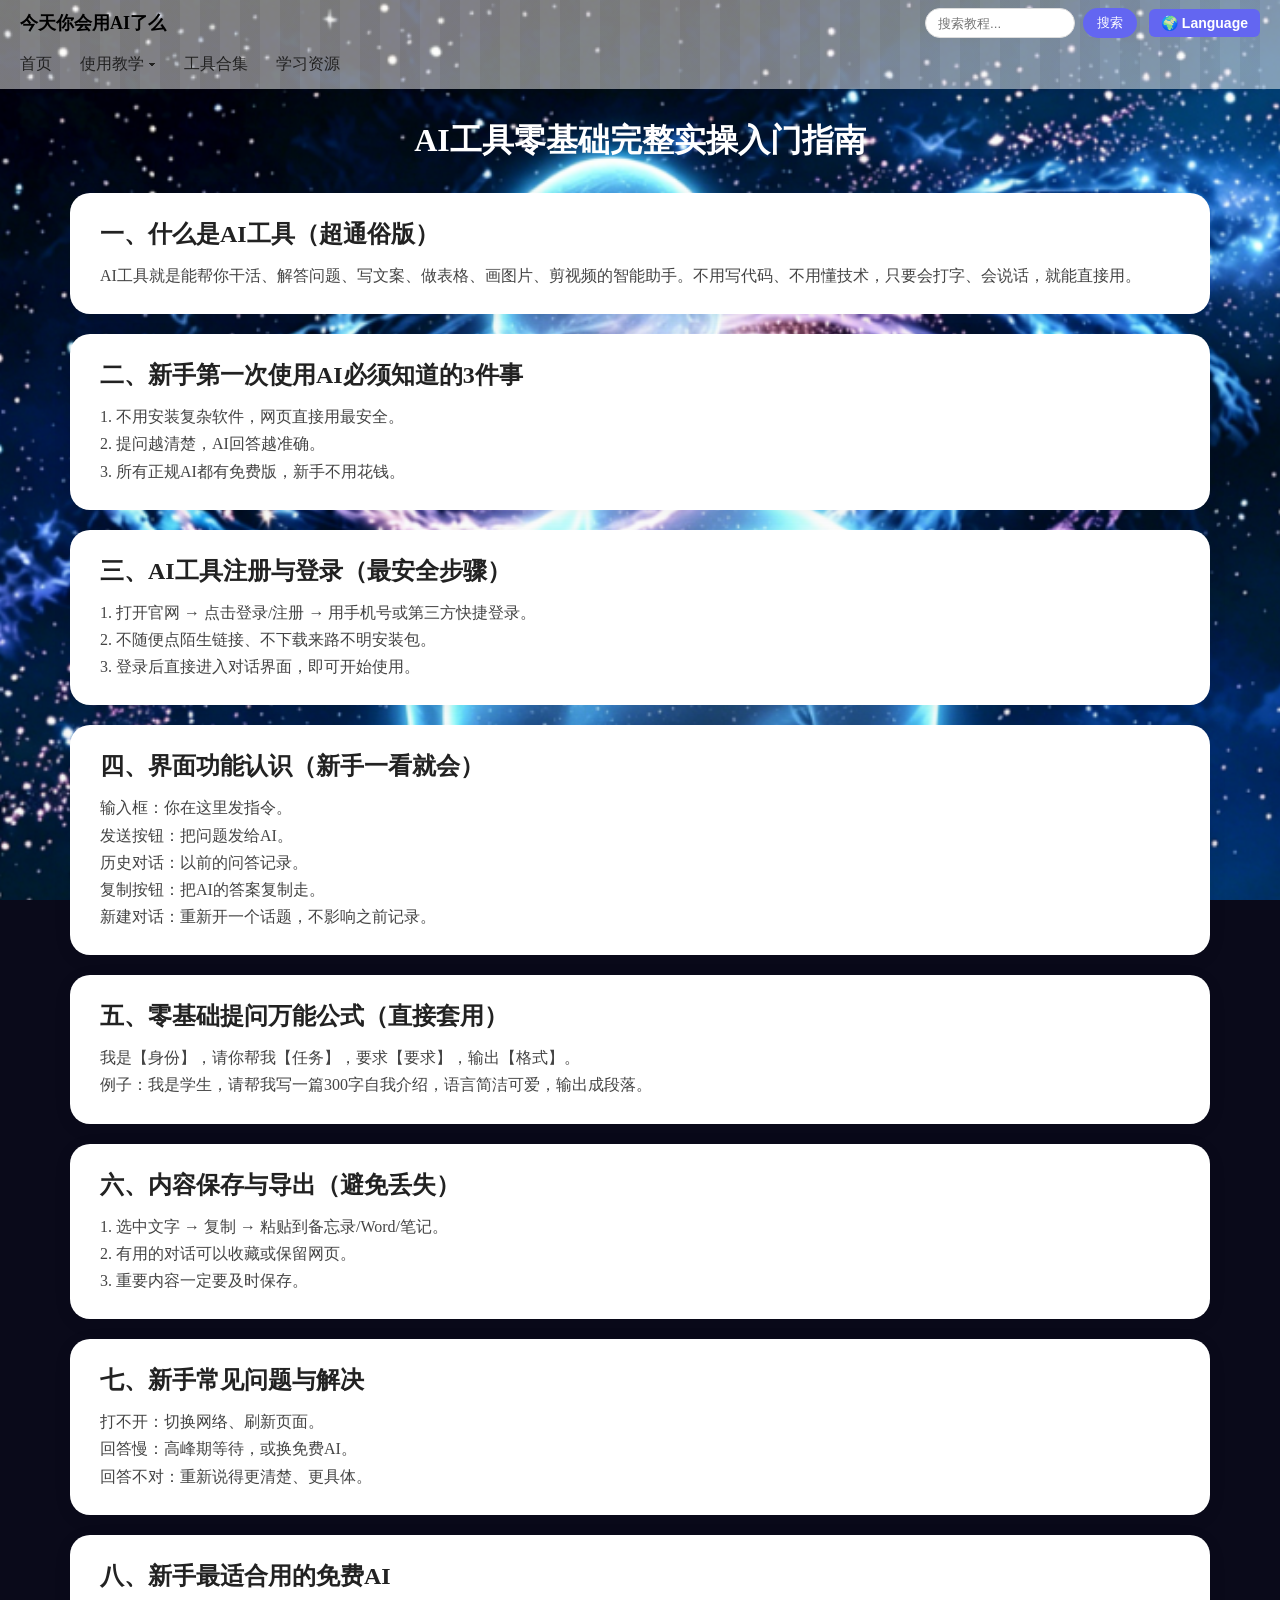
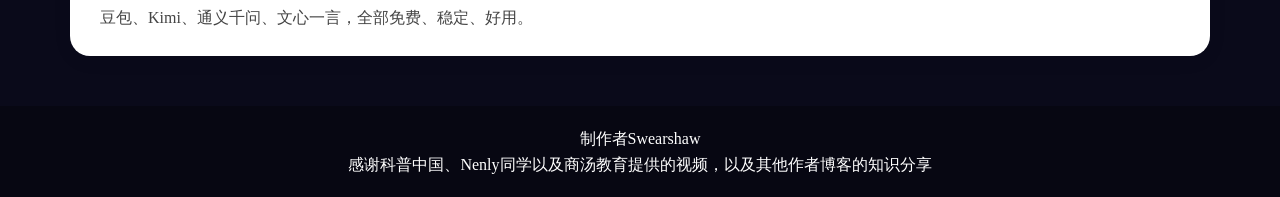
<file: basic.html>
<!DOCTYPE html>
<html lang="zh-CN">
<head>
<meta charset="UTF-8">
<meta name="viewport" content="width=device-width, initial-scale=1.0">
<title data-lang="title">今天你会用AI了么</title>
<style>
* {margin:0;padding:0;box-sizing:border-box;}
body {
  margin: 0;
  padding: 0;
  background: url('background.jpg') no-repeat center center fixed;
  background-size: cover;
  background-color: #0a0a1a;
}
nav {
  background-image: linear-gradient(90deg, rgba(240,240,240,0.5) 0%, rgba(240,240,240,0.5) 50%, rgba(255,255,255,0.5) 50%, rgba(255,255,255,0.5) 100%);
  background-size: 40px 100%;
  position: relative;
  z-index: 999999;
  padding: 8px 0;
}
.nav-wrap {
  display: flex;
  flex-direction: column;
  max-width: 1400px;
  margin: 0 auto;
  padding: 0 20px;
  gap: 10px;
}
.nav-top {
  display: flex;
  align-items: center;
  justify-content: space-between;
  width: 100%;
}
.logo {
  font-size: 18px;
  font-weight: bold;
  white-space: nowrap;
  color: #000;
}
.nav-right {
  display: flex;
  align-items: center;
  gap: 12px;
  flex-shrink: 0;
}
.search-bar {
  display: flex;
  gap: 8px;
}
#searchInput {
  padding: 6px 12px;
  border: 1px solid #ddd;
  border-radius: 20px;
  width: 150px;
}
.search-bar button {
  padding: 6px 14px;
  background: #6366f1;
  color: #fff;
  border: none;
  border-radius: 20px;
  cursor: pointer;
}
.lang-btn {
  background: #6366f1;
  color: #fff;
  border: none;
  padding: 6px 12px;
  border-radius: 6px;
  font-size: 14px;
  font-weight: bold;
  white-space: nowrap;
  cursor: pointer;
}

/* 语言下拉菜单 */
#langMenu {
  display:none; 
  position: fixed; 
  top:55px; 
  right:20px; 
  background:rgba(255,255,255,0.95); 
  border-radius:8px; 
  box-shadow:0 4px 12px rgba(0,0,0,0.15); 
  width:120px; 
  z-index:999999;
  overflow: hidden;
}
#langMenu a {
  display:block;
  padding:10px 12px;
  cursor:pointer;
  color:#333;
  text-decoration: none;
  transition: 0.2s;
}
#langMenu a:hover {
  background: #eef2ff;
  color: #6366f1;
}

.nav-menu {
  display: flex;
  align-items: center;
  gap: 28px;
  white-space: nowrap;
  overflow-x: auto;
  padding: 6px 0;
  width: 100%;
  scrollbar-width: none;
  position: relative;
  overflow: visible !important;
  z-index: 9999999 !important;
}
.nav-menu::-webkit-scrollbar {display:none;}
.nav-menu a, .dropbtn {
  font-size: 16px;
  color: #222;
  text-decoration: none;
  white-space: nowrap;
  flex-shrink: 0;
}
.dropdown {
  position: relative;
  display: inline-block;
}
.dropbtn {
  background: transparent;
  border: none;
  cursor: pointer;
}
.dropdown-content {
  background: rgba(255,255,255,0.95);
  border-radius: 12px;
  box-shadow: 0 4px 15px rgba(0,0,0,0.15);
  width: 280px;
  padding: 10px;
  display: none;
  position: fixed !important;
  z-index: 9999999 !important;
}
.dropdown-content a {
  display: block;
  padding: 10px 12px;
  border-radius: 8px;
  color: #333;
  margin: 4px 0;
  white-space: nowrap;
  text-decoration: none;
}
.dropdown-content a:hover {
  background: #eef2ff;
  color: #6366f1;
}
.dropdown-content span {
  font-size: 12px;
  color: #888;
  margin-left: 6px;
}
.section-card{
  background:#fff;
  border-radius:20px;
  padding:25px 30px;
  box-shadow:0 4px 20px rgba(0,0,0,0.06);
  margin-bottom:20px;
}
.section-card h2{
  margin-top:0;
  margin-bottom:12px;
  color:#222;
}
.section-card p{
  margin:0;
  color:#444;
  line-height:1.7;
}
.container{
  padding:30px;
  max-width:1200px;
  margin:0 auto;
}
.container h1{
  color:#fff;
  margin-bottom:30px;
  text-align:center;
}
footer{
  color:#fff;
  padding:20px 30px;
  line-height:1.6;
  text-align:center;
  background:rgba(0,0,0,0.3);
}
</style>
</head>
<body>

<nav>
  <div class="nav-wrap">
    <div class="nav-top">
      <div class="logo" data-lang="logo">今天你会用AI了么</div>
      <div class="nav-right">
        <div class="search-bar">
          <input id="searchInput" type="text" data-lang-placeholder="searchPlaceholder" placeholder="搜索教程...">
          <button data-lang="searchBtn">搜索</button>
        </div>
        <button class="lang-btn" onclick="toggleLangMenu()">🌍 Language</button>
      </div>
    </div>
    <div class="nav-menu">
      <a href="index.html" data-lang="navIndex">首页</a>
      <div class="dropdown">
        <button class="dropbtn" data-lang="navTeach">使用教学 ▾</button>
        <div class="dropdown-content" id="teachMenu">
          <a href="basic.html" data-lang="menuBasic">基础使用 <span data-lang="menuBasicTip">适合首次接触AI工具</span></a>
          <a href="advance.html" data-lang="menuAdvance">进阶使用 <span data-lang="menuAdvanceTip">适合个人学习/小型项目</span></a>
          <a href="senior.html" data-lang="menuSenior">高级使用 <span data-lang="menuSeniorTip">适合大型项目编辑</span></a>
        </div>
      </div>
      <a href="tools.html" data-lang="navTools">工具合集</a>
      <a href="learn.html" data-lang="navLearn">学习资源</a>
    </div>
  </div>
</nav>

<!-- 语言菜单 -->
<div id="langMenu">
<a onclick="setLang('zh')">中文</a>
<a onclick="setLang('ja')">日本語</a>
<a onclick="setLang('en')">English</a>
</div>

<div class="container">
<h1 data-lang="pageTitle">AI工具零基础完整实操入门指南</h1>

<div class="section-card">
<h2 data-lang="t1">一、什么是AI工具（超通俗版）</h2>
<p data-lang="p1">AI工具就是能帮你干活、解答问题、写文案、做表格、画图片、剪视频的智能助手。不用写代码、不用懂技术，只要会打字、会说话，就能直接用。</p>
</div>

<div class="section-card">
<h2 data-lang="t2">二、新手第一次使用AI必须知道的3件事</h2>
<p data-lang="p2_1">1. 不用安装复杂软件，网页直接用最安全。</p>
<p data-lang="p2_2">2. 提问越清楚，AI回答越准确。</p>
<p data-lang="p2_3">3. 所有正规AI都有免费版，新手不用花钱。</p>
</div>

<div class="section-card">
<h2 data-lang="t3">三、AI工具注册与登录（最安全步骤）</h2>
<p data-lang="p3_1">1. 打开官网 → 点击登录/注册 → 用手机号或第三方快捷登录。</p>
<p data-lang="p3_2">2. 不随便点陌生链接、不下载来路不明安装包。</p>
<p data-lang="p3_3">3. 登录后直接进入对话界面，即可开始使用。</p>
</div>

<div class="section-card">
<h2 data-lang="t4">四、界面功能认识（新手一看就会）</h2>
<p data-lang="p4_1">输入框：你在这里发指令。</p>
<p data-lang="p4_2">发送按钮：把问题发给AI。</p>
<p data-lang="p4_3">历史对话：以前的问答记录。</p>
<p data-lang="p4_4">复制按钮：把AI的答案复制走。</p>
<p data-lang="p4_5">新建对话：重新开一个话题，不影响之前记录。</p>
</div>

<div class="section-card">
<h2 data-lang="t5">五、零基础提问万能公式（直接套用）</h2>
<p data-lang="p5_1">我是【身份】，请你帮我【任务】，要求【要求】，输出【格式】。</p>
<p data-lang="p5_2">例子：我是学生，请帮我写一篇300字自我介绍，语言简洁可爱，输出成段落。</p>
</div>

<div class="section-card">
<h2 data-lang="t6">六、内容保存与导出（避免丢失）</h2>
<p data-lang="p6_1">1. 选中文字 → 复制 → 粘贴到备忘录/Word/笔记。</p>
<p data-lang="p6_2">2. 有用的对话可以收藏或保留网页。</p>
<p data-lang="p6_3">3. 重要内容一定要及时保存。</p>
</div>

<div class="section-card">
<h2 data-lang="t7">七、新手常见问题与解决</h2>
<p data-lang="p7_1">打不开：切换网络、刷新页面。</p>
<p data-lang="p7_2">回答慢：高峰期等待，或换免费AI。</p>
<p data-lang="p7_3">回答不对：重新说得更清楚、更具体。</p>
</div>

<div class="section-card">
<h2 data-lang="t8">八、新手最适合用的免费AI</h2>
<p data-lang="p8">豆包、Kimi、通义千问、文心一言，全部免费、稳定、好用。</p>
</div>

</div>

<footer data-lang="footer">
制作者Swearshaw<br>
感谢科普中国、Nenly同学以及商汤教育提供的视频，以及其他作者博客的知识分享
</footer>

<script>
// 中日英翻译包
const langData = {
  zh: {
    title: "今天你会用AI了么",
    logo: "今天你会用AI了么",
    searchPlaceholder: "搜索教程...",
    searchBtn: "搜索",
    navIndex: "首页",
    navTeach: "使用教学 ▾",
    navTools: "工具合集",
    navLearn: "学习资源",
    menuBasic: "基础使用",
    menuBasicTip: "适合首次接触AI工具",
    menuAdvance: "进阶使用",
    menuAdvanceTip: "适合个人学习/小型项目",
    menuSenior: "高级使用",
    menuSeniorTip: "适合大型项目编辑",
    pageTitle: "AI工具零基础完整实操入门指南",
    t1: "一、什么是AI工具（超通俗版）",
    p1: "AI工具就是能帮你干活、解答问题、写文案、做表格、画图片、剪视频的智能助手。不用写代码、不用懂技术，只要会打字、会说话，就能直接用。",
    t2: "二、新手第一次使用AI必须知道的3件事",
    p2_1: "1. 不用安装复杂软件，网页直接用最安全。",
    p2_2: "2. 提问越清楚，AI回答越准确。",
    p2_3: "3. 所有正规AI都有免费版，新手不用花钱。",
    t3: "三、AI工具注册与登录（最安全步骤）",
    p3_1: "1. 打开官网 → 点击登录/注册 → 用手机号或第三方快捷登录。",
    p3_2: "2. 不随便点陌生链接、不下载来路不明安装包。",
    p3_3: "3. 登录后直接进入对话界面，即可开始使用。",
    t4: "四、界面功能认识（新手一看就会）",
    p4_1: "输入框：你在这里发指令。",
    p4_2: "发送按钮：把问题发给AI。",
    p4_3: "历史对话：以前的问答记录。",
    p4_4: "复制按钮：把AI的答案复制走。",
    p4_5: "新建对话：重新开一个话题，不影响之前记录。",
    t5: "五、零基础提问万能公式（直接套用）",
    p5_1: "我是【身份】，请你帮我【任务】，要求【要求】，输出【格式】。",
    p5_2: "例子：我是学生，请帮我写一篇300字自我介绍，语言简洁可爱，输出成段落。",
    t6: "六、内容保存与导出（避免丢失）",
    p6_1: "1. 选中文字 → 复制 → 粘贴到备忘录/Word/笔记。",
    p6_2: "2. 有用的对话可以收藏或保留网页。",
    p6_3: "3. 重要内容一定要及时保存。",
    t7: "七、新手常见问题与解决",
    p7_1: "打不开：切换网络、刷新页面。",
    p7_2: "回答慢：高峰期等待，或换免费AI。",
    p7_3: "回答不对：重新说得更清楚、更具体。",
    t8: "八、新手最适合用的免费AI",
    p8: "豆包、Kimi、通义千问、文心一言，全部免费、稳定、好用。",
    footer: "制作者Swearshaw<br>感谢科普中国、Nenly同学以及商汤教育提供的视频，以及其他作者博客的知识分享"
  },
  ja: {
    title: "AIを使いこなせますか",
    logo: "AIを使いこなせますか",
    searchPlaceholder: "チュートリアル検索...",
    searchBtn: "検索",
    navIndex: "ホーム",
    navTeach: "使い方講座 ▾",
    navTools: "ツール集",
    navLearn: "学習リソース",
    menuBasic: "基本操作",
    menuBasicTip: "AI初心者向け",
    menuAdvance: "中級活用",
    menuAdvanceTip: "個人学習・小規模プロジェクト向け",
    menuSenior: "上級応用",
    menuSeniorTip: "大規模プロジェクト編集向け",
    pageTitle: "AIツール初心者向け完全ガイド",
    t1: "一、AIツールとは（超わかりやすく）",
    p1: "AIツールは、文章作成、表計算、画像生成、動画編集などを手伝ってくれるスマートアシスタントです。コード不要で、文字入力だけで使えます。",
    t2: "二、初心者が知っておくべき3つのこと",
    p2_1: "1. ソフト不要、ウェブ上で安全に利用可能。",
    p2_2: "2. 指示が明確なほど、回答は正確になります。",
    p2_3: "3. 優良AIは全て無料プランあり、初心者は課金不要。",
    t3: "三、AIツール登録・ログイン方法",
    p3_1: "1. 公式サイトを開き、ログイン/登録をタップ。",
    p3_2: "2. 怪しいリンク・アプリは絶対に開かない。",
    p3_3: "3. ログイン後、すぐに対話画面で使用開始。",
    t4: "四、画面の基本機能（初心者向け）",
    p4_1: "入力欄：ここに指示を書きます。",
    p4_2: "送信ボタン：AIに質問を送ります。",
    p4_3: "履歴：過去のやり取り。",
    p4_4: "コピー：AIの回答をコピー。",
    p4_5: "新規会話：新しい話題を開始。",
    t5: "五、初心者でも使える質問テンプレート",
    p5_1: "私は【職業】です。【仕事】を手伝ってください。【条件】でお願いします。",
    p5_2: "例：学生です。300字の自己紹介を作成してください。",
    t6: "六、内容の保存・エクスポート方法",
    p6_1: "1. 文字を選択 → コピー → メモやWordに貼り付け。",
    p6_2: "2. 便利な会話はブックマーク推奨。",
    p6_3: "3. 重要な内容は速やかに保存しましょう。",
    t7: "七、初心者がよく困る問題と解決法",
    p7_1: "開かない：ネット切替・ページリロード。",
    p7_2: "回答が遅い：混雑時間帯は待機か別AIを利用。",
    p7_3: "回答がおかしい：もっと具体的に指示。",
    t8: "八、初心者におすすめ無料AI",
    p8: "豆包、Kimi、通義千問、文心一言など、全て無料で安定して使えます。",
    footer: "制作：Swearshaw<br>科普中国、Nenlyさん、商湯教育に感謝"
  },
  en: {
    title: "Can You Use AI Today",
    logo: "Can You Use AI Today",
    searchPlaceholder: "Search tutorials...",
    searchBtn: "Search",
    navIndex: "Home",
    navTeach: "Tutorials ▾",
    navTools: "Tools",
    navLearn: "Resources",
    menuBasic: "Basic Use",
    menuBasicTip: "For AI beginners",
    menuAdvance: "Advanced Use",
    menuAdvanceTip: "For study & small projects",
    menuSenior: "Senior Use",
    menuSeniorTip: "For large project editing",
    pageTitle: "Complete Beginner's Guide to AI Tools",
    t1: "1. What Are AI Tools (Simple Version)",
    p1: "AI tools are smart assistants that help you write, draw, calculate, edit videos, and answer questions. No coding needed—just type or talk.",
    t2: "2. 3 Things Beginners Must Know",
    p2_1: "1. No complex software; use safely on the web.",
    p2_2: "2. Clear questions get accurate answers.",
    p2_3: "3. All good AI tools have free plans for beginners.",
    t3: "3. How to Register & Login Safely",
    p3_1: "1. Open official site → Login/Sign up with phone or social media.",
    p3_2: "2. Avoid strange links and unknown apps.",
    p3_3: "3. Start chatting right after login.",
    t4: "4. Understand the Interface",
    p4_1: "Input box: Type your commands here.",
    p4_2: "Send button: Submit your question to AI.",
    p4_3: "History: Past conversations.",
    p4_4: "Copy: Copy AI's answer.",
    p4_5: "New chat: Start a fresh topic.",
    t5: "5. Universal Prompt Formula for Beginners",
    p5_1: "I am a [role]. Please help me [task]. Requirements: [details]. Output: [format].",
    p5_2: "Example: I am a student. Write a 300-word self-introduction, cute and simple, in paragraph form.",
    t6: "6. Save & Export Content",
    p6_1: "1. Select text → Copy → Paste to notes/Word.",
    p6_2: "2. Bookmark useful conversations.",
    p6_3: "3. Always save important content promptly.",
    t7: "7. Common Beginner Issues & Fixes",
    p7_1: "Can't open: Switch network or refresh.",
    p7_2: "Slow response: Wait or use another free AI.",
    p7_3: "Wrong answer: Give clearer instructions.",
    t8: "8. Best Free AI Tools for Beginners",
    p8: "Doubao, Kimi, Tongyi Qianwen, Wenxin Yiyan — all free, stable, and easy to use.",
    footer: "Created by Swearshaw<br>Thanks to Science China, Nenly, SenseTime Education and all bloggers"
  }
};

// 切换语言
function setLang(lang) {
  localStorage.setItem('siteLang', lang);
  document.documentElement.lang = lang === 'zh' ? 'zh-CN' : lang;

  document.querySelectorAll('[data-lang]').forEach(el => {
    const key = el.getAttribute('data-lang');
    if (langData[lang][key]) el.innerHTML = langData[lang][key];
  });

  document.querySelectorAll('[data-lang-placeholder]').forEach(el => {
    const key = el.getAttribute('data-lang-placeholder');
    if (langData[lang][key]) el.placeholder = langData[lang][key];
  });

  document.getElementById('langMenu').style.display = 'none';
}

// 显示/隐藏语言菜单
function toggleLangMenu() {
  const m = document.getElementById('langMenu');
  m.style.display = m.style.display === 'block' ? 'none' : 'block';
}

// 点击空白关闭
document.addEventListener('click', function(e) {
  const btn = document.querySelector('.lang-btn');
  const menu = document.getElementById('langMenu');
  if (!btn.contains(e.target) && !menu.contains(e.target)) menu.style.display = 'none';
});

// 初始化
document.addEventListener('DOMContentLoaded', function() {
  const saved = localStorage.getItem('siteLang') || 'zh';
  setLang(saved);

  // 原有下拉菜单
  let btn = document.querySelector('.dropbtn');
  let menu = document.getElementById('teachMenu');
  btn.addEventListener('click', function(e) {
    e.stopPropagation();
    let rect = btn.getBoundingClientRect();
    menu.style.left = rect.left + 'px';
    menu.style.top = rect.bottom + 5 + 'px';
    menu.style.display = menu.style.display == 'block' ? 'none' : 'block';
  });
  document.addEventListener('click', function() {
    menu.style.display = 'none';
  });
});
</script>
</body>
</html>
</file>
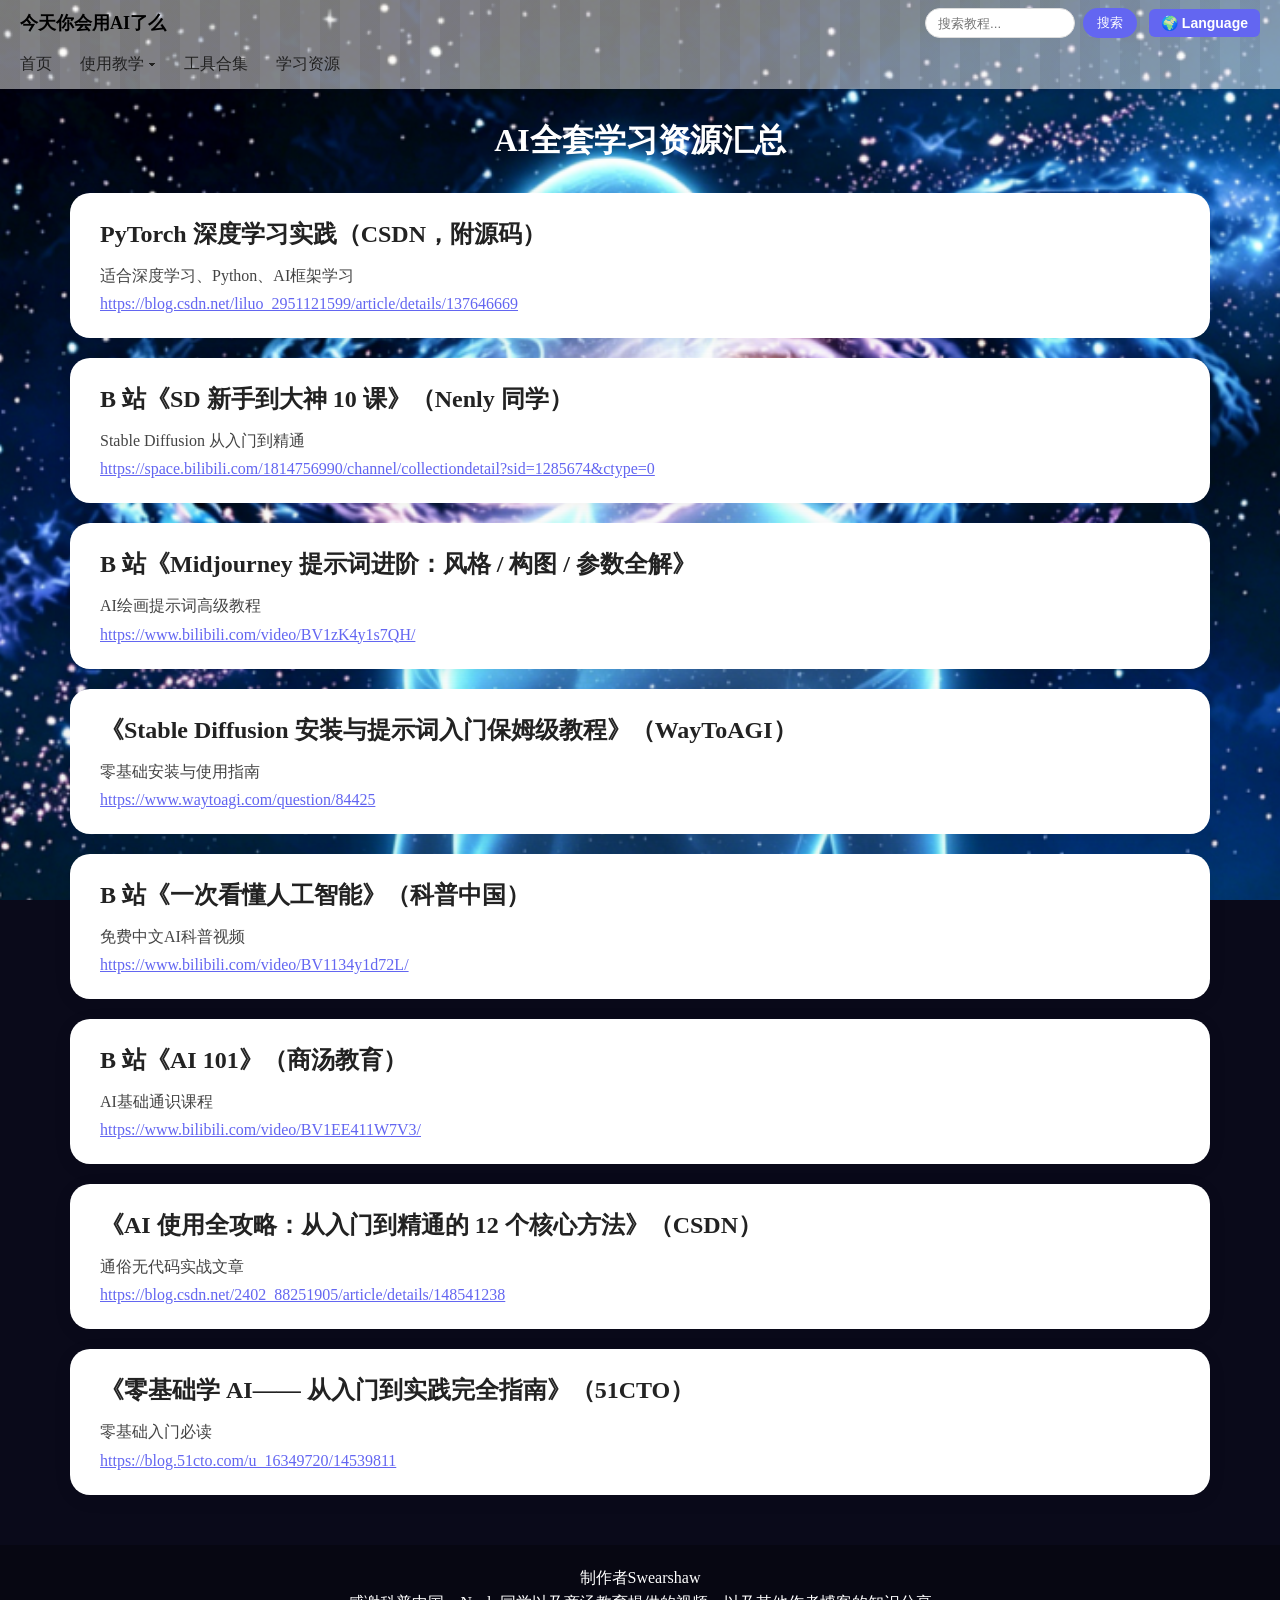
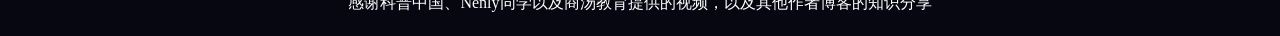
<file: learn.html>
<!DOCTYPE html>
<html lang="zh-CN">
<head>
<meta charset="UTF-8">
<meta name="viewport" content="width=device-width, initial-scale=1.0">
<title data-lang="title">今天你会用AI了么</title>
<style>
* {margin:0;padding:0;box-sizing:border-box;}
body {
  margin: 0;
  padding: 0;
  background: url('background.jpg') no-repeat center center fixed;
  background-size: cover;
  background-color: #0a0a1a;
}
nav {
  background-image: linear-gradient(90deg, rgba(240,240,240,0.5) 0%, rgba(240,240,240,0.5) 50%, rgba(255,255,255,0.5) 50%, rgba(255,255,255,0.5) 100%);
  background-size: 40px 100%;
  position: relative;
  z-index: 999999;
  padding: 8px 0;
}
.nav-wrap {
  display: flex;
  flex-direction: column;
  max-width: 1400px;
  margin: 0 auto;
  padding: 0 20px;
  gap: 10px;
}
.nav-top {
  display: flex;
  align-items: center;
  justify-content: space-between;
  width: 100%;
}
.logo {
  font-size: 18px;
  font-weight: bold;
  white-space: nowrap;
  color: #000;
}
.nav-right {
  display: flex;
  align-items: center;
  gap: 12px;
  flex-shrink: 0;
}
.search-bar {
  display: flex;
  gap: 8px;
}
#searchInput {
  padding: 6px 12px;
  border: 1px solid #ddd;
  border-radius: 20px;
  width: 150px;
}
.search-bar button {
  padding: 6px 14px;
  background: #6366f1;
  color: #fff;
  border: none;
  border-radius: 20px;
  cursor: pointer;
}
.lang-btn {
  background: #6366f1;
  color: #fff;
  border: none;
  padding: 6px 12px;
  border-radius: 6px;
  font-size: 14px;
  font-weight: bold;
  white-space: nowrap;
  cursor: pointer;
}

/* 语言下拉菜单 */
#langMenu {
  display:none; 
  position: fixed; 
  top:55px; 
  right:20px; 
  background:rgba(255,255,255,0.95); 
  border-radius:8px; 
  box-shadow:0 4px 12px rgba(0,0,0,0.15); 
  width:120px; 
  z-index:999999;
  overflow: hidden;
}
#langMenu a {
  display:block;
  padding:10px 12px;
  cursor:pointer;
  color:#333;
  text-decoration: none;
  transition: 0.2s;
}
#langMenu a:hover {
  background: #eef2ff;
  color: #6366f1;
}

.nav-menu {
  display: flex;
  align-items: center;
  gap: 28px;
  white-space: nowrap;
  overflow-x: auto;
  padding: 6px 0;
  width: 100%;
  scrollbar-width: none;
  position: relative;
  overflow: visible !important;
  z-index: 9999999 !important;
}
.nav-menu::-webkit-scrollbar {display:none;}
.nav-menu a, .dropbtn {
  font-size: 16px;
  color: #222;
  text-decoration: none;
  white-space: nowrap;
  flex-shrink: 0;
}
.dropdown {
  position: relative;
  display: inline-block;
}
.dropbtn {
  background: transparent;
  border: none;
  cursor: pointer;
}
.dropdown-content {
  background: rgba(255,255,255,0.95);
  border-radius: 12px;
  box-shadow: 0 4px 15px rgba(0,0,0,0.15);
  width: 280px;
  padding: 10px;
  display: none;
  position: fixed !important;
  z-index: 9999999 !important;
}
.dropdown-content a {
  display: block;
  padding: 10px 12px;
  border-radius: 8px;
  color: #333;
  margin: 4px 0;
  white-space: nowrap;
  text-decoration: none;
}
.dropdown-content a:hover {
  background: #eef2ff;
  color: #6366f1;
}
.dropdown-content span {
  font-size: 12px;
  color: #888;
  margin-left: 6px;
}
.section-card{
  background:#fff;
  border-radius:20px;
  padding:25px 30px;
  box-shadow:0 4px 20px rgba(0,0,0,0.06);
  margin-bottom:20px;
}
.section-card h2{
  margin-top:0;
  margin-bottom:12px;
  color:#222;
}
.section-card p{
  margin:0;
  color:#444;
  line-height:1.7;
}
.section-card a{
  display: block;
  color: #6366f1;
  word-break: break-all;
  margin-top: 6px;
}
.container{
  padding:30px;
  max-width:1200px;
  margin:0 auto;
}
.container h1{
  color:#fff;
  margin-bottom:30px;
  text-align:center;
}
footer{
  color:#fff;
  padding:20px 30px;
  line-height:1.6;
  text-align:center;
  background:rgba(0,0,0,0.3);
}
</style>
</head>
<body>

<nav>
  <div class="nav-wrap">
    <div class="nav-top">
      <div class="logo" data-lang="logo">今天你会用AI了么</div>
      <div class="nav-right">
        <div class="search-bar">
          <input id="searchInput" type="text" data-lang-placeholder="searchPlaceholder" placeholder="搜索教程...">
          <button data-lang="searchBtn">搜索</button>
        </div>
        <button class="lang-btn" onclick="toggleLangMenu()">🌍 Language</button>
      </div>
    </div>
    <div class="nav-menu">
      <a href="index.html" data-lang="navIndex">首页</a>
      <div class="dropdown">
        <button class="dropbtn" data-lang="navTeach">使用教学 ▾</button>
        <div class="dropdown-content" id="teachMenu">
          <a href="basic.html" data-lang="menuBasic">基础使用 <span data-lang="menuBasicTip">适合首次接触AI工具</span></a>
          <a href="advance.html" data-lang="menuAdvance">进阶使用 <span data-lang="menuAdvanceTip">适合个人学习/小型项目</span></a>
          <a href="senior.html" data-lang="menuSenior">高级使用 <span data-lang="menuSeniorTip">适合大型项目编辑</span></a>
        </div>
      </div>
      <a href="tools.html" data-lang="navTools">工具合集</a>
      <a href="learn.html" data-lang="navLearn">学习资源</a>
    </div>
  </div>
</nav>

<!-- 语言菜单 -->
<div id="langMenu">
<a onclick="setLang('zh')">中文</a>
<a onclick="setLang('ja')">日本語</a>
<a onclick="setLang('en')">English</a>
</div>

<div class="container">
<h1 data-lang="pageTitle">AI全套学习资源汇总</h1>

<div class="section-card">
<h2 data-lang="r1">PyTorch 深度学习实践（CSDN，附源码）</h2>
<p data-lang="d1">适合深度学习、Python、AI框架学习</p>
<a href="https://blog.csdn.net/liluo_2951121599/article/details/137646669" target="_blank">https://blog.csdn.net/liluo_2951121599/article/details/137646669</a>
</div>

<div class="section-card">
<h2 data-lang="r2">B 站《SD 新手到大神 10 课》（Nenly 同学）</h2>
<p data-lang="d2">Stable Diffusion 从入门到精通</p>
<a href="https://space.bilibili.com/1814756990/channel/collectiondetail?sid=1285674&ctype=0" target="_blank">https://space.bilibili.com/1814756990/channel/collectiondetail?sid=1285674&ctype=0</a>
</div>

<div class="section-card">
<h2 data-lang="r3">B 站《Midjourney 提示词进阶：风格 / 构图 / 参数全解》</h2>
<p data-lang="d3">AI绘画提示词高级教程</p>
<a href="https://www.bilibili.com/video/BV1zK4y1s7QH/" target="_blank">https://www.bilibili.com/video/BV1zK4y1s7QH/</a>
</div>

<div class="section-card">
<h2 data-lang="r4">《Stable Diffusion 安装与提示词入门保姆级教程》（WayToAGI）</h2>
<p data-lang="d4">零基础安装与使用指南</p>
<a href="https://www.waytoagi.com/question/84425" target="_blank">https://www.waytoagi.com/question/84425</a>
</div>

<div class="section-card">
<h2 data-lang="r5">B 站《一次看懂人工智能》（科普中国）</h2>
<p data-lang="d5">免费中文AI科普视频</p>
<a href="https://www.bilibili.com/video/BV1134y1d72L/" target="_blank">https://www.bilibili.com/video/BV1134y1d72L/</a>
</div>

<div class="section-card">
<h2 data-lang="r6">B 站《AI 101》（商汤教育）</h2>
<p data-lang="d6">AI基础通识课程</p>
<a href="https://www.bilibili.com/video/BV1EE411W7V3/" target="_blank">https://www.bilibili.com/video/BV1EE411W7V3/</a>
</div>

<div class="section-card">
<h2 data-lang="r7">《AI 使用全攻略：从入门到精通的 12 个核心方法》（CSDN）</h2>
<p data-lang="d7">通俗无代码实战文章</p>
<a href="https://blog.csdn.net/2402_88251905/article/details/148541238" target="_blank">https://blog.csdn.net/2402_88251905/article/details/148541238</a>
</div>

<div class="section-card">
<h2 data-lang="r8">《零基础学 AI—— 从入门到实践完全指南》（51CTO）</h2>
<p data-lang="d8">零基础入门必读</p>
<a href="https://blog.51cto.com/u_16349720/14539811" target="_blank">https://blog.51cto.com/u_16349720/14539811</a>
</div>

</div>

<footer data-lang="footer">
制作者Swearshaw<br>
感谢科普中国、Nenly同学以及商汤教育提供的视频，以及其他作者博客的知识分享
</footer>

<script>
// 中日英翻译包
const langData = {
  zh: {
    title: "今天你会用AI了么",
    logo: "今天你会用AI了么",
    searchPlaceholder: "搜索教程...",
    searchBtn: "搜索",
    navIndex: "首页",
    navTeach: "使用教学 ▾",
    navTools: "工具合集",
    navLearn: "学习资源",
    menuBasic: "基础使用",
    menuBasicTip: "适合首次接触AI工具",
    menuAdvance: "进阶使用",
    menuAdvanceTip: "适合个人学习/小型项目",
    menuSenior: "高级使用",
    menuSeniorTip: "适合大型项目编辑",
    pageTitle: "AI全套学习资源汇总",
    r1: "PyTorch 深度学习实践（CSDN，附源码）",
    d1: "适合深度学习、Python、AI框架学习",
    r2: "B 站《SD 新手到大神 10 课》（Nenly 同学）",
    d2: "Stable Diffusion 从入门到精通",
    r3: "B 站《Midjourney 提示词进阶：风格 / 构图 / 参数全解》",
    d3: "AI绘画提示词高级教程",
    r4: "《Stable Diffusion 安装与提示词入门保姆级教程》（WayToAGI）",
    d4: "零基础安装与使用指南",
    r5: "B 站《一次看懂人工智能》（科普中国）",
    d5: "免费中文AI科普视频",
    r6: "B 站《AI 101》（商汤教育）",
    d6: "AI基础通识课程",
    r7: "《AI 使用全攻略：从入门到精通的 12 个核心方法》（CSDN）",
    d7: "通俗无代码实战文章",
    r8: "《零基础学 AI—— 从入门到实践完全指南》（51CTO）",
    d8: "零基础入门必读",
    footer: "制作者Swearshaw<br>感谢科普中国、Nenly同学以及商汤教育提供的视频，以及其他作者博客的知识分享"
  },
  ja: {
    title: "AIを使いこなせますか",
    logo: "AIを使いこなせますか",
    searchPlaceholder: "チュートリアル検索...",
    searchBtn: "検索",
    navIndex: "ホーム",
    navTeach: "使い方講座 ▾",
    navTools: "ツール集",
    navLearn: "学習リソース",
    menuBasic: "基本操作",
    menuBasicTip: "AI初心者向け",
    menuAdvance: "中級活用",
    menuAdvanceTip: "個人学習・小規模プロジェクト向け",
    menuSenior: "上級応用",
    menuSeniorTip: "大規模プロジェクト編集向け",
    pageTitle: "AI学習リソース完全まとめ",
    r1: "PyTorch 深層学習実践講座（CSDN）",
    d1: "深層学習・Python・AIフレームワーク学習用",
    r2: "Bilibili『SD初心者から神まで10講座』（Nenlyさん）",
    d2: "Stable Diffusion 入門から精通まで",
    r3: "Bilibili『Midjourney プロンプト上級講座』",
    d3: "AI作画プロンプトテクニック",
    r4: "Stable Diffusion インストール・使い方ガイド（WayToAGI）",
    d4: "初心者向けインストール・操作ガイド",
    r5: "Bilibili『人工知能を理解する』（科普中国）",
    d5: "無料AI基礎解説動画",
    r6: "Bilibili『AI 101』（商湯教育）",
    d6: "AI基礎教養コース",
    r7: "AI活用完全ガイド（CSDN）",
    d7: "初心者向けノーコード実践記事",
    r8: "ゼロから学ぶAI完全ガイド（51CTO）",
    d8: "初心者必読入門書",
    footer: "制作：Swearshaw<br>科普中国、Nenlyさん、商湯教育に感謝"
  },
  en: {
    title: "Can You Use AI Today",
    logo: "Can You Use AI Today",
    searchPlaceholder: "Search tutorials...",
    searchBtn: "Search",
    navIndex: "Home",
    navTeach: "Tutorials ▾",
    navTools: "Tools",
    navLearn: "Resources",
    menuBasic: "Basic Use",
    menuBasicTip: "For AI beginners",
    menuAdvance: "Advanced Use",
    menuAdvanceTip: "For study & small projects",
    menuSenior: "Senior Use",
    menuSeniorTip: "For large project editing",
    pageTitle: "Complete AI Learning Resources",
    r1: "PyTorch Deep Learning Practice (CSDN)",
    d1: "For deep learning, Python, and AI frameworks",
    r2: "Bilibili SD from Beginner to Pro (Nenly)",
    d2: "Stable Diffusion full course",
    r3: "Bilibili Midjourney Prompt Mastery",
    d3: "AI art prompt advanced guide",
    r4: "Stable Diffusion Install & Prompt Guide (WayToAGI)",
    d4: "Zero-base install & usage tutorial",
    r5: "Bilibili Understand AI (Science China)",
    d5: "Free AI education videos",
    r6: "Bilibili AI 101 (SenseTime Education)",
    d6: "AI basic foundation course",
    r7: "AI Complete Usage Guide (CSDN)",
    d7: "Easy no-code practical article",
    r8: "Zero Base AI Complete Guide (51CTO)",
    d8: "Must-read for beginners",
    footer: "Created by Swearshaw<br>Thanks to Science China, Nenly, SenseTime Education and all bloggers"
  }
};

// 切换语言
function setLang(lang) {
  localStorage.setItem('siteLang', lang);
  document.documentElement.lang = lang === 'zh' ? 'zh-CN' : lang;

  document.querySelectorAll('[data-lang]').forEach(el => {
    const key = el.getAttribute('data-lang');
    if (langData[lang][key]) el.innerHTML = langData[lang][key];
  });

  document.querySelectorAll('[data-lang-placeholder]').forEach(el => {
    const key = el.getAttribute('data-lang-placeholder');
    if (langData[lang][key]) el.placeholder = langData[lang][key];
  });

  document.getElementById('langMenu').style.display = 'none';
}

// 显示/隐藏语言菜单
function toggleLangMenu() {
  const m = document.getElementById('langMenu');
  m.style.display = m.style.display === 'block' ? 'none' : 'block';
}

// 点击空白关闭
document.addEventListener('click', function(e) {
  const btn = document.querySelector('.lang-btn');
  const menu = document.getElementById('langMenu');
  if (!btn.contains(e.target) && !menu.contains(e.target)) menu.style.display = 'none';
});

// 初始化
document.addEventListener('DOMContentLoaded', function() {
  const saved = localStorage.getItem('siteLang') || 'zh';
  setLang(saved);

  // 原有下拉菜单
  let btn = document.querySelector('.dropbtn');
  let menu = document.getElementById('teachMenu');
  btn.addEventListener('click', function(e) {
    e.stopPropagation();
    let rect = btn.getBoundingClientRect();
    menu.style.left = rect.left + 'px';
    menu.style.top = rect.bottom + 5 + 'px';
    menu.style.display = menu.style.display == 'block' ? 'none' : 'block';
  });
  document.addEventListener('click', function() {
    menu.style.display = 'none';
  });
});
</script>
</body>
</html>
</file>
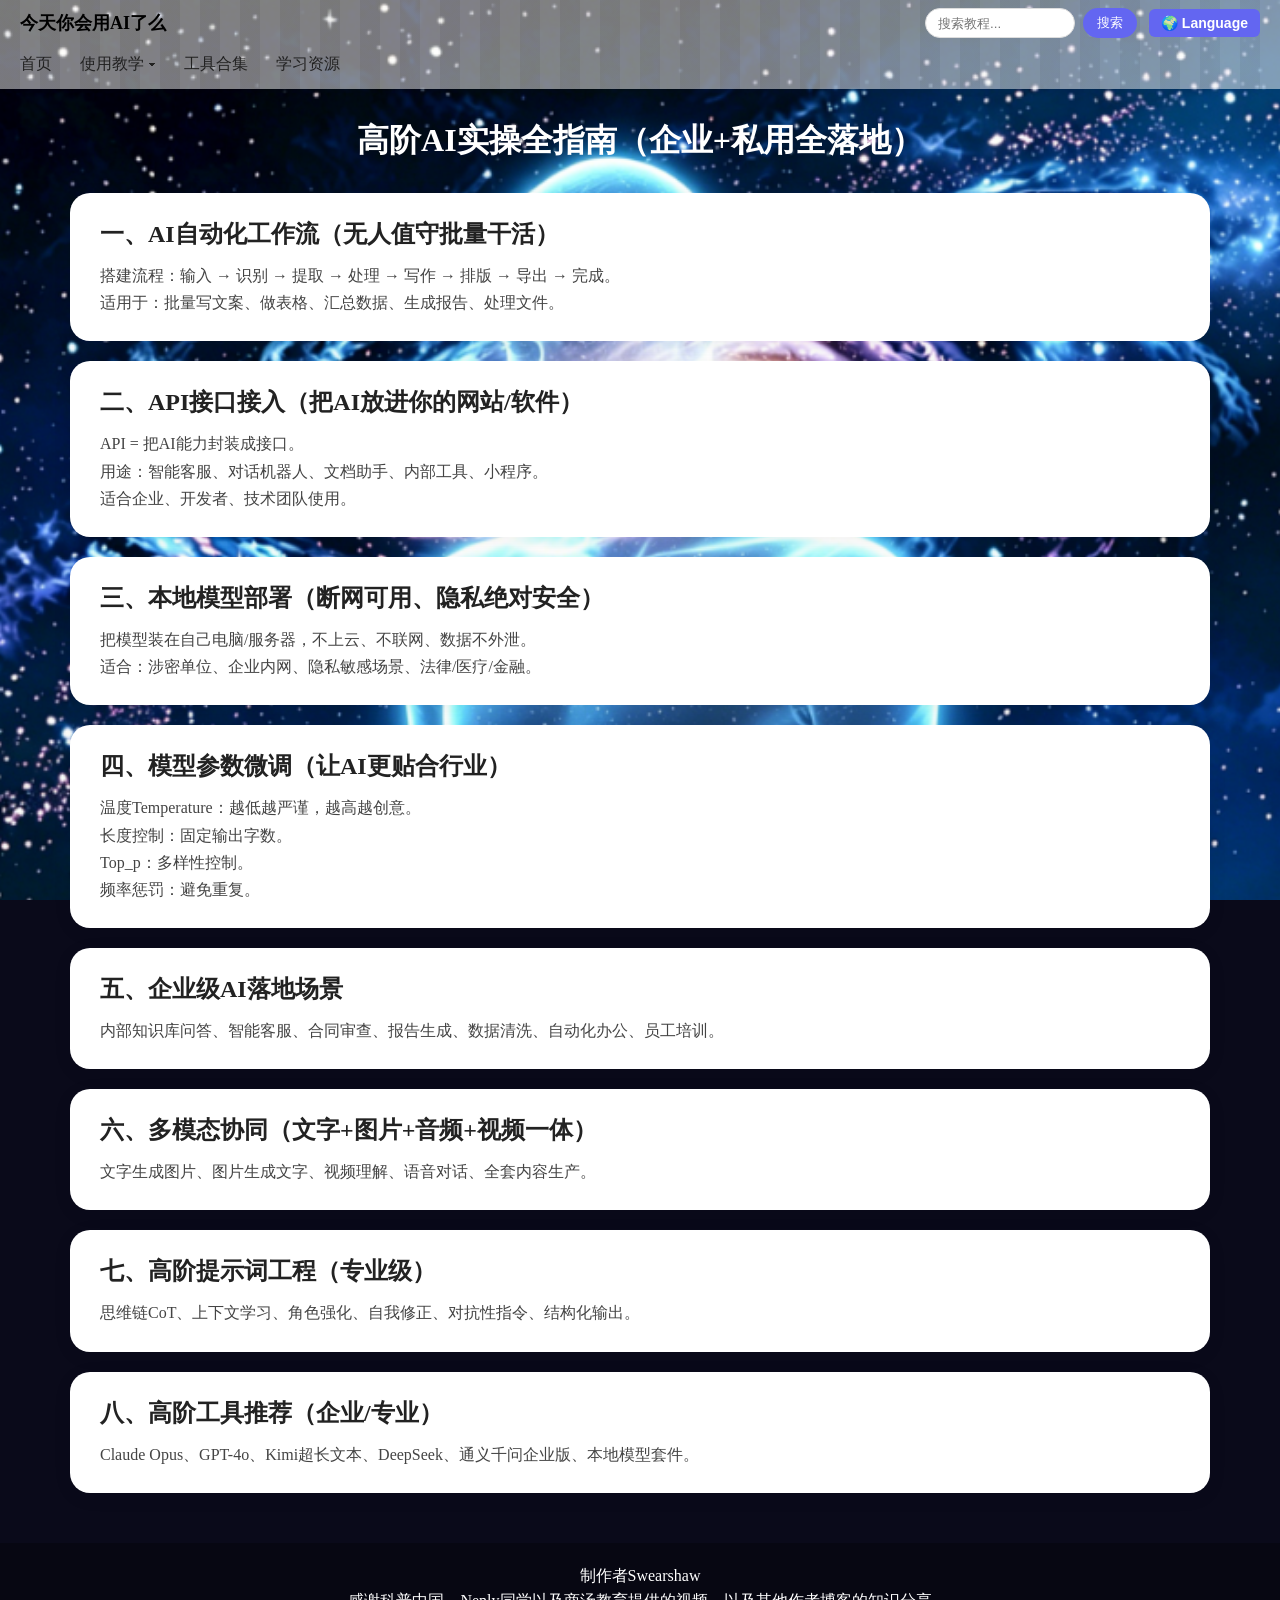
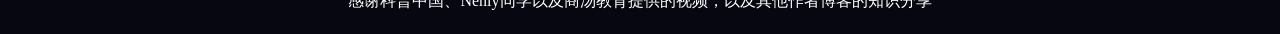
<file: senior.html>
<!DOCTYPE html>
<html lang="zh-CN">
<head>
<meta charset="UTF-8">
<meta name="viewport" content="width=device-width, initial-scale=1.0">
<title data-lang="title">今天你会用AI了么</title>
<style>
* {margin:0;padding:0;box-sizing:border-box;}
body {
  margin: 0;
  padding: 0;
  background: url('background.jpg') no-repeat center center fixed;
  background-size: cover;
  background-color: #0a0a1a;
}
nav {
  background-image: linear-gradient(90deg, rgba(240,240,240,0.5) 0%, rgba(240,240,240,0.5) 50%, rgba(255,255,255,0.5) 50%, rgba(255,255,255,0.5) 100%);
  background-size: 40px 100%;
  position: relative;
  z-index: 999999;
  padding: 8px 0;
}
.nav-wrap {
  display: flex;
  flex-direction: column;
  max-width: 1400px;
  margin: 0 auto;
  padding: 0 20px;
  gap: 10px;
}
.nav-top {
  display: flex;
  align-items: center;
  justify-content: space-between;
  width: 100%;
}
.logo {
  font-size: 18px;
  font-weight: bold;
  white-space: nowrap;
  color: #000;
}
.nav-right {
  display: flex;
  align-items: center;
  gap: 12px;
  flex-shrink: 0;
}
.search-bar {
  display: flex;
  gap: 8px;
}
#searchInput {
  padding: 6px 12px;
  border: 1px solid #ddd;
  border-radius: 20px;
  width: 150px;
}
.search-bar button {
  padding: 6px 14px;
  background: #6366f1;
  color: #fff;
  border: none;
  border-radius: 20px;
  cursor: pointer;
}
.lang-btn {
  background: #6366f1;
  color: #fff;
  border: none;
  padding: 6px 12px;
  border-radius: 6px;
  font-size: 14px;
  font-weight: bold;
  white-space: nowrap;
  cursor: pointer;
}
#langMenu {
  display:none; 
  position: fixed; 
  top:55px; 
  right:20px; 
  background:rgba(255,255,255,0.95); 
  border-radius:8px; 
  box-shadow:0 4px 12px rgba(0,0,0,0.15); 
  width:120px; 
  z-index:999999;
  overflow: hidden;
}
#langMenu a {
  display:block;
  padding:10px 12px;
  cursor:pointer;
  color:#333;
  text-decoration: none;
  transition: 0.2s;
}
#langMenu a:hover {
  background: #eef2ff;
  color: #6366f1;
}
.nav-menu {
  display: flex;
  align-items: center;
  gap: 28px;
  white-space: nowrap;
  overflow-x: auto;
  padding: 6px 0;
  width: 100%;
  scrollbar-width: none;
  position: relative;
  overflow: visible !important;
  z-index: 9999999 !important;
}
.nav-menu::-webkit-scrollbar {display:none;}
.nav-menu a, .dropbtn {
  font-size: 16px;
  color: #222;
  text-decoration: none;
  white-space: nowrap;
  flex-shrink: 0;
}
.dropdown {
  position: relative;
  display: inline-block;
}
.dropbtn {
  background: transparent;
  border: none;
  cursor: pointer;
}
.dropdown-content {
  background: rgba(255,255,255,0.95);
  border-radius: 12px;
  box-shadow: 0 4px 15px rgba(0,0,0,0.15);
  width: 280px;
  padding: 10px;
  display: none;
  position: fixed !important;
  z-index: 9999999 !important;
}
.dropdown-content a {
  display: block;
  padding: 10px 12px;
  border-radius: 8px;
  color: #333;
  margin: 4px 0;
  white-space: nowrap;
  text-decoration: none;
}
.dropdown-content a:hover {
  background: #eef2ff;
  color: #6366f1;
}
.dropdown-content span {
  font-size: 12px;
  color: #888;
  margin-left: 6px;
}
.section-card{
  background:#fff;
  border-radius:20px;
  padding:25px 30px;
  box-shadow:0 4px 20px rgba(0,0,0,0.06);
  margin-bottom:20px;
}
.section-card h2{
  margin-top:0;
  margin-bottom:12px;
  color:#222;
}
.section-card h3{
  font-size:16px;
  color:#333;
  margin-top:16px;
  margin-bottom:8px;
}
.section-card p{
  margin:0;
  color:#444;
  line-height:1.7;
}
.container{
  padding:30px;
  max-width:1200px;
  margin:0 auto;
}
.container h1{
  color:#fff;
  margin-bottom:30px;
  text-align:center;
}
footer{
  color:#fff;
  padding:20px 30px;
  line-height:1.6;
  text-align:center;
  background:rgba(0,0,0,0.3);
}
</style>
</head>
<body>

<nav>
  <div class="nav-wrap">
    <div class="nav-top">
      <div class="logo" data-lang="logo">今天你会用AI了么</div>
      <div class="nav-right">
        <div class="search-bar">
          <input id="searchInput" type="text" data-lang-placeholder="searchPlaceholder" placeholder="搜索教程...">
          <button data-lang="searchBtn">搜索</button>
        </div>
        <button class="lang-btn" onclick="toggleLangMenu()">🌍 Language</button>
      </div>
    </div>
    <div class="nav-menu">
      <a href="index.html" data-lang="navIndex">首页</a>
      <div class="dropdown">
        <button class="dropbtn" data-lang="navTeach">使用教学 ▾</button>
        <div class="dropdown-content" id="teachMenu">
          <a href="basic.html" data-lang="menuBasic">基础使用 <span data-lang="menuBasicTip">适合首次接触AI工具</span></a>
          <a href="advance.html" data-lang="menuAdvance">进阶使用 <span data-lang="menuAdvanceTip">适合个人学习/小型项目</span></a>
          <a href="senior.html" data-lang="menuSenior">高级使用 <span data-lang="menuSeniorTip">适合大型项目编辑</span></a>
        </div>
      </div>
      <a href="tools.html" data-lang="navTools">工具合集</a>
      <a href="learn.html" data-lang="navLearn">学习资源</a>
    </div>
  </div>
</nav>

<!-- 语言菜单 -->
<div id="langMenu">
<a onclick="setLang('zh')">中文</a>
<a onclick="setLang('ja')">日本語</a>
<a onclick="setLang('en')">English</a>
</div>

<div class="container">
<h1 data-lang="pageTitle">高阶AI实操全指南（企业+私用全落地）</h1>

<div class="section-card">
<h2 data-lang="s1">一、AI自动化工作流（无人值守批量干活）</h2>
<p data-lang="s1p1">搭建流程：输入 → 识别 → 提取 → 处理 → 写作 → 排版 → 导出 → 完成。</p>
<p data-lang="s1p2">适用于：批量写文案、做表格、汇总数据、生成报告、处理文件。</p>
</div>

<div class="section-card">
<h2 data-lang="s2">二、API接口接入（把AI放进你的网站/软件）</h2>
<p data-lang="s2p1">API = 把AI能力封装成接口。</p>
<p data-lang="s2p2">用途：智能客服、对话机器人、文档助手、内部工具、小程序。</p>
<p data-lang="s2p3">适合企业、开发者、技术团队使用。</p>
</div>

<div class="section-card">
<h2 data-lang="s3">三、本地模型部署（断网可用、隐私绝对安全）</h2>
<p data-lang="s3p1">把模型装在自己电脑/服务器，不上云、不联网、数据不外泄。</p>
<p data-lang="s3p2">适合：涉密单位、企业内网、隐私敏感场景、法律/医疗/金融。</p>
</div>

<div class="section-card">
<h2 data-lang="s4">四、模型参数微调（让AI更贴合行业）</h2>
<p data-lang="s4p1">温度Temperature：越低越严谨，越高越创意。</p>
<p data-lang="s4p2">长度控制：固定输出字数。</p>
<p data-lang="s4p3">Top_p：多样性控制。</p>
<p data-lang="s4p4">频率惩罚：避免重复。</p>
</div>

<div class="section-card">
<h2 data-lang="s5">五、企业级AI落地场景</h2>
<p data-lang="s5p1">内部知识库问答、智能客服、合同审查、报告生成、数据清洗、自动化办公、员工培训。</p>
</div>

<div class="section-card">
<h2 data-lang="s6">六、多模态协同（文字+图片+音频+视频一体）</h2>
<p data-lang="s6p1">文字生成图片、图片生成文字、视频理解、语音对话、全套内容生产。</p>
</div>

<div class="section-card">
<h2 data-lang="s7">七、高阶提示词工程（专业级）</h2>
<p data-lang="s7p1">思维链CoT、上下文学习、角色强化、自我修正、对抗性指令、结构化输出。</p>
</div>

<div class="section-card">
<h2 data-lang="s8">八、高阶工具推荐（企业/专业）</h2>
<p data-lang="s8p1">Claude Opus、GPT-4o、Kimi超长文本、DeepSeek、通义千问企业版、本地模型套件。</p>
</div>

</div>

<footer data-lang="footer">
制作者Swearshaw<br>
感谢科普中国、Nenly同学以及商汤教育提供的视频，以及其他作者博客的知识分享
</footer>

<script>
// 翻译字典
const langData = {
  zh: {
    title: "今天你会用AI了么",
    logo: "今天你会用AI了么",
    searchPlaceholder: "搜索教程...",
    searchBtn: "搜索",
    navIndex: "首页",
    navTeach: "使用教学 ▾",
    navTools: "工具合集",
    navLearn: "学习资源",
    menuBasic: "基础使用",
    menuBasicTip: "适合首次接触AI工具",
    menuAdvance: "进阶使用",
    menuAdvanceTip: "适合个人学习/小型项目",
    menuSenior: "高级使用",
    menuSeniorTip: "适合大型项目编辑",
    pageTitle: "高阶AI实操全指南（企业+私用全落地）",
    s1: "一、AI自动化工作流（无人值守批量干活）",
    s1p1: "搭建流程：输入 → 识别 → 提取 → 处理 → 写作 → 排版 → 导出 → 完成。",
    s1p2: "适用于：批量写文案、做表格、汇总数据、生成报告、处理文件。",
    s2: "二、API接口接入（把AI放进你的网站/软件）",
    s2p1: "API = 把AI能力封装成接口。",
    s2p2: "用途：智能客服、对话机器人、文档助手、内部工具、小程序。",
    s2p3: "适合企业、开发者、技术团队使用。",
    s3: "三、本地模型部署（断网可用、隐私绝对安全）",
    s3p1: "把模型装在自己电脑/服务器，不上云、不联网、数据不外泄。",
    s3p2: "适合：涉密单位、企业内网、隐私敏感场景、法律/医疗/金融。",
    s4: "四、模型参数微调（让AI更贴合行业）",
    s4p1: "温度Temperature：越低越严谨，越高越创意。",
    s4p2: "长度控制：固定输出字数。",
    s4p3: "Top_p：多样性控制。",
    s4p4: "频率惩罚：避免重复。",
    s5: "五、企业级AI落地场景",
    s5p1: "内部知识库问答、智能客服、合同审查、报告生成、数据清洗、自动化办公、员工培训。",
    s6: "六、多模态协同（文字+图片+音频+视频一体）",
    s6p1: "文字生成图片、图片生成文字、视频理解、语音对话、全套内容生产。",
    s7: "七、高阶提示词工程（专业级）",
    s7p1: "思维链CoT、上下文学习、角色强化、自我修正、对抗性指令、结构化输出。",
    s8: "八、高阶工具推荐（企业/专业）",
    s8p1: "Claude Opus、GPT-4o、Kimi超长文本、DeepSeek、通义千问企业版、本地模型套件。",
    footer: "制作者Swearshaw<br>感谢科普中国、Nenly同学以及商汤教育提供的视频，以及其他作者博客的知识分享"
  },
  ja: {
    title: "AIを使いこなせますか",
    logo: "AIを使いこなせますか",
    searchPlaceholder: "チュートリアル検索...",
    searchBtn: "検索",
    navIndex: "ホーム",
    navTeach: "使い方講座 ▾",
    navTools: "ツール集",
    navLearn: "学習リソース",
    menuBasic: "基本操作",
    menuBasicTip: "AI初心者向け",
    menuAdvance: "中級活用",
    menuAdvanceTip: "個人学習・小規模プロジェクト向け",
    menuSenior: "上級応用",
    menuSeniorTip: "大規模プロジェクト編集向け",
    pageTitle: "AI上級実践ガイド（企業・個人両対応）",
    s1: "一、AI自動化ワークフロー（無人運用・一括処理）",
    s1p1: "構築手順：入力 → 認識 → 抽出 → 処理 → 作成 → レイアウト → 出力 → 完了。",
    s1p2: "用途：文案一括作成、表作成、データ集計、レポート生成、ファイル処理。",
    s2: "二、API接続（AIをサイト・ソフトに導入）",
    s2p1: "API = AI機能を部品化したインターフェース。",
    s2p2: "用途：スマートサポート、チャットボット、文書アシスタント、社内ツール、ミニプログラム。",
    s2p3: "企業、開発者、技術チーム向け。",
    s3: "三、ローカルモデル導入（オフライン可・プライバシー完全安全）",
    s3p1: "モデルを自社PC・サーバーに導入。クラウド不使用、ネット接続なし、データ外部流出なし。",
    s3p2: "向け：機密情報扱う部署、企業内网、プライバシー重視、法律・医療・金融。",
    s4: "四、モデルパラメータ微調整（業務に最適化）",
    s4p1: "温度Temperature：低いほど堅実、高いほどクリエイティブ。",
    s4p2: "長さ制御：出力文字数固定。",
    s4p3: "Top_p：多様性調整。",
    s4p4: "頻度ペナルティ：繰り返しを抑制。",
    s5: "五、企業級AI導入シーン",
    s5p1: "社内ナレッジ質問、AIサポート、契約審査、レポート作成、データクレンジング、自動化業務、研修支援。",
    s6: "六、マルチモーダル連携（テキスト+画像+音声+動画一体）",
    s6p1: "文章→画像、画像→文章、動画理解、音声会話、コンテンツ一括制作。",
    s7: "七、高級プロンプトエンジニアリング（プロ級）",
    s7p1: "思考連鎖CoT、文脈学習、ロール強化、自己修正、敵対的命令、構造化出力。",
    s8: "八、高級ツール推奨（企業・プロ向け）",
    s8p1: "Claude Opus、GPT-4o、Kimi長文、DeepSeek、通義千問企業版、ローカルモデルパック。",
    footer: "制作：Swearshaw<br>科普中国、Nenlyさん、商湯教育に感謝"
  },
  en: {
    title: "Can You Use AI Today",
    logo: "Can You Use AI Today",
    searchPlaceholder: "Search tutorials...",
    searchBtn: "Search",
    navIndex: "Home",
    navTeach: "Tutorials ▾",
    navTools: "Tools",
    navLearn: "Resources",
    menuBasic: "Basic Use",
    menuBasicTip: "For AI beginners",
    menuAdvance: "Advanced Use",
    menuAdvanceTip: "For study & small projects",
    menuSenior: "Senior Use",
    menuSeniorTip: "For large project editing",
    pageTitle: "Advanced AI Practical Guide (Enterprise & Personal)",
    s1: "1. AI Automation Workflow (Unattended Batch Processing)",
    s1p1: "Process: Input → Recognize → Extract → Process → Write → Layout → Export → Done.",
    s1p2: "For: Batch copywriting, tables, data summary, reports, file processing.",
    s2: "2. API Integration (Add AI to Your Website/Software)",
    s2p1: "API = AI capabilities packaged as reusable interfaces.",
    s2p2: "Use: Smart support, chatbots, document assistants, internal tools, mini programs.",
    s2p3: "For enterprises, developers, tech teams.",
    s3: "3. Local Model Deployment (Offline, 100% Private)",
    s3p1: "Install models on your own PC/server. No cloud, no internet, no data leakage.",
    s3p2: "For: Confidential units, intranet, privacy-sensitive scenes, legal/medical/finance.",
    s4: "4. Model Parameter Tuning (Fit Your Industry)",
    s4p1: "Temperature: Lower = more precise, Higher = more creative.",
    s4p2: "Length control: Fixed output words.",
    s4p3: "Top_p: Diversity control.",
    s4p4: "Frequency penalty: Avoid repetition.",
    s5: "5. Enterprise AI Scenarios",
    s5p1: "Internal Q&A, AI support, contract review, report generation, data cleaning, office automation, staff training.",
    s6: "6. Multi-Modal Collaboration (Text + Image + Audio + Video)",
    s7: "7. Advanced Prompt Engineering (Professional)",
    s7p1: "CoT, in-context learning, role reinforcement, self-correction, adversarial instructions, structured output.",
    s8: "8. Advanced Tools (Enterprise/Professional)",
    s8p1: "Claude Opus, GPT-4o, Kimi, DeepSeek, Tongyi Qianwen Enterprise, Local Model Kit.",
    footer: "Created by Swearshaw<br>Thanks to Science China, Nenly, SenseTime Education and all bloggers"
  }
};

// 切换语言 + 本地存储
function setLang(lang){
  localStorage.setItem('siteLang', lang);
  document.documentElement.lang = lang;
  // 替换所有文字
  document.querySelectorAll('[data-lang]').forEach(el=>{
    let key = el.getAttribute('data-lang');
    if(langData[lang][key]) el.innerHTML = langData[lang][key];
  });
  // 替换占位符
  document.querySelectorAll('[data-lang-placeholder]').forEach(el=>{
    let key = el.getAttribute('data-lang-placeholder');
    if(langData[lang][key]) el.placeholder = langData[lang][key];
  });
  // 关闭语言菜单
  document.getElementById('langMenu').style.display = 'none';
}

// 展开收起语言菜单
function toggleLangMenu(){
  let m = document.getElementById('langMenu');
  m.style.display = m.style.display==='block' ? 'none' : 'block';
}

// 点击空白关闭语言菜单
document.addEventListener('click',function(e){
  let btn = document.querySelector('.lang-btn');
  let menu = document.getElementById('langMenu');
  if(!btn.contains(e.target) && !menu.contains(e.target)){
    menu.style.display = 'none';
  }
});

// 页面加载自动读取语言
window.onload = function(){
  let defLang = localStorage.getItem('siteLang') || 'zh';
  setLang(defLang);

  // 教学下拉菜单逻辑
  let btn = document.querySelector('.dropbtn');
  let menu = document.getElementById('teachMenu');
  btn.onclick = function(e){
    e.stopPropagation();
    let rect = btn.getBoundingClientRect();
    menu.style.left = rect.left + 'px';
    menu.style.top = rect.bottom + 5 + 'px';
    menu.style.display = menu.style.display==='block'?'none':'block';
  };
  document.onclick = function(){
    menu.style.display = 'none';
  };
}
</script>
</body>
</html>
</file>
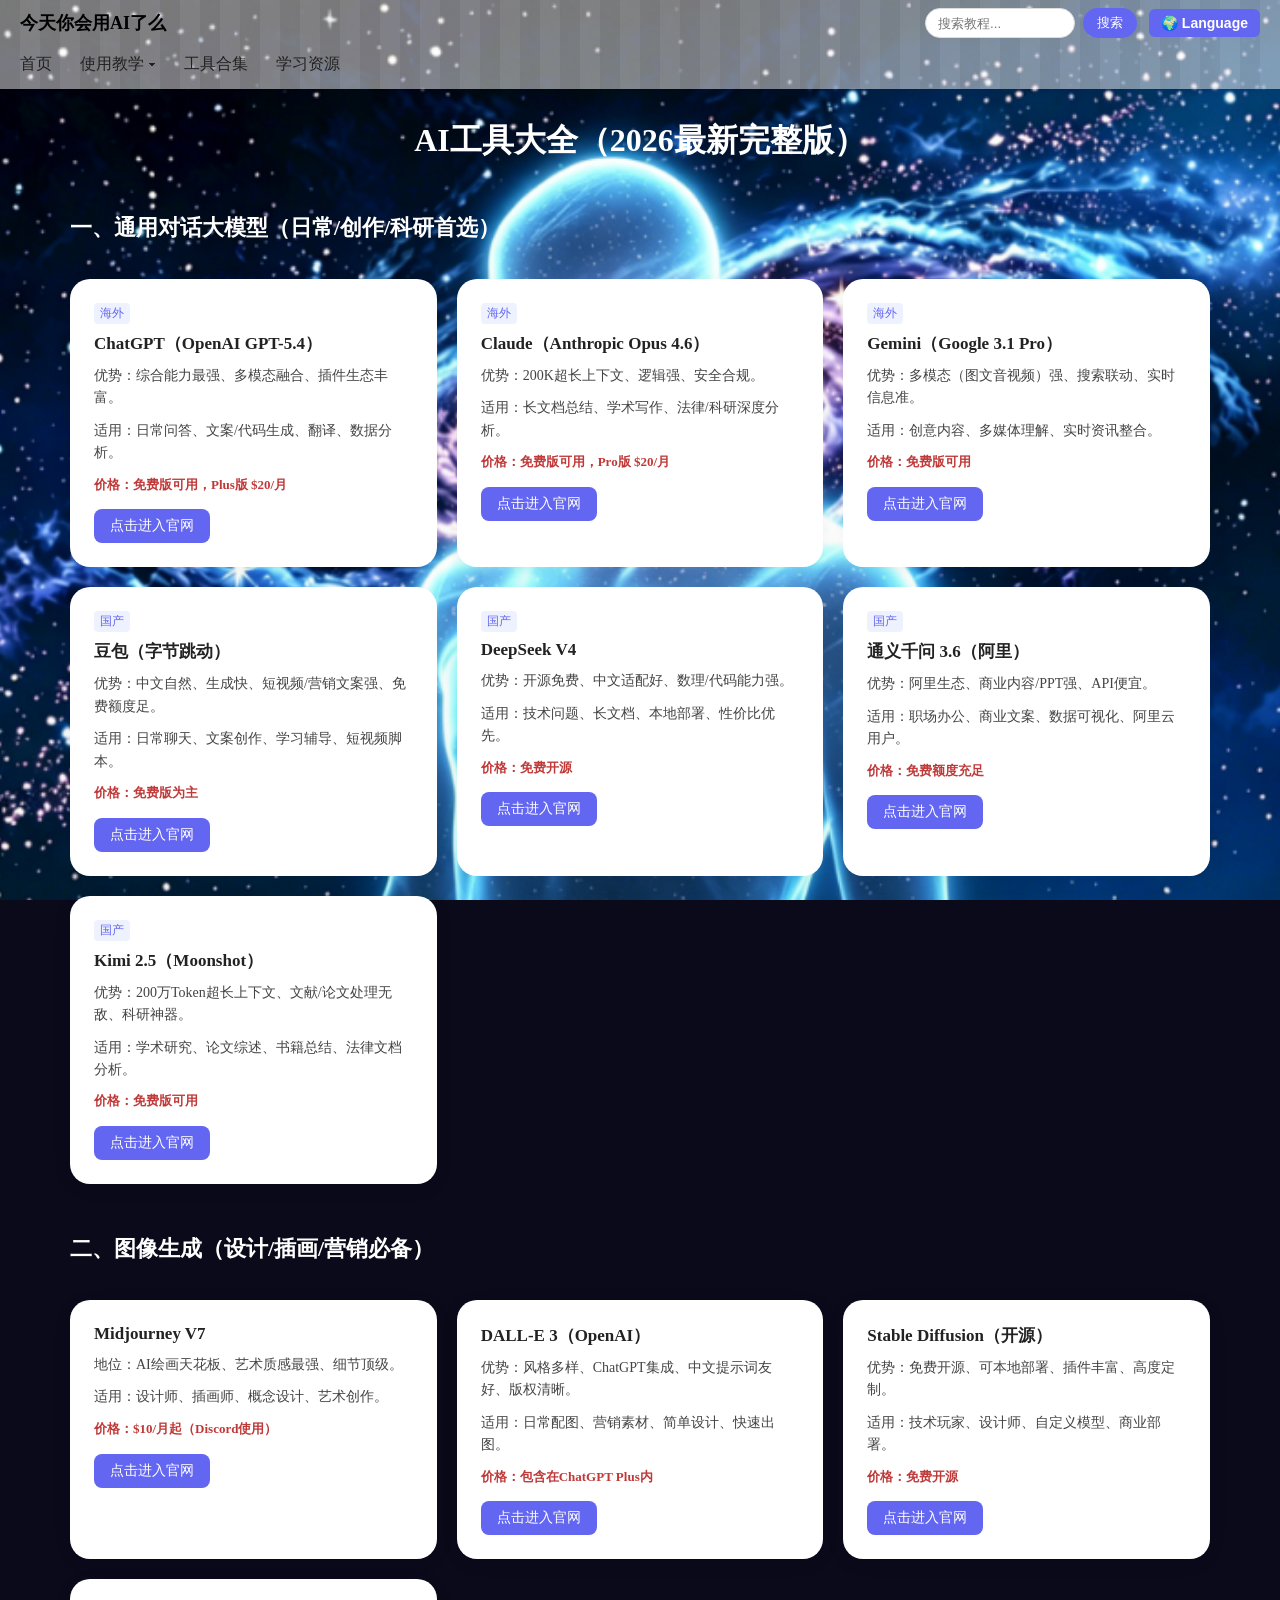
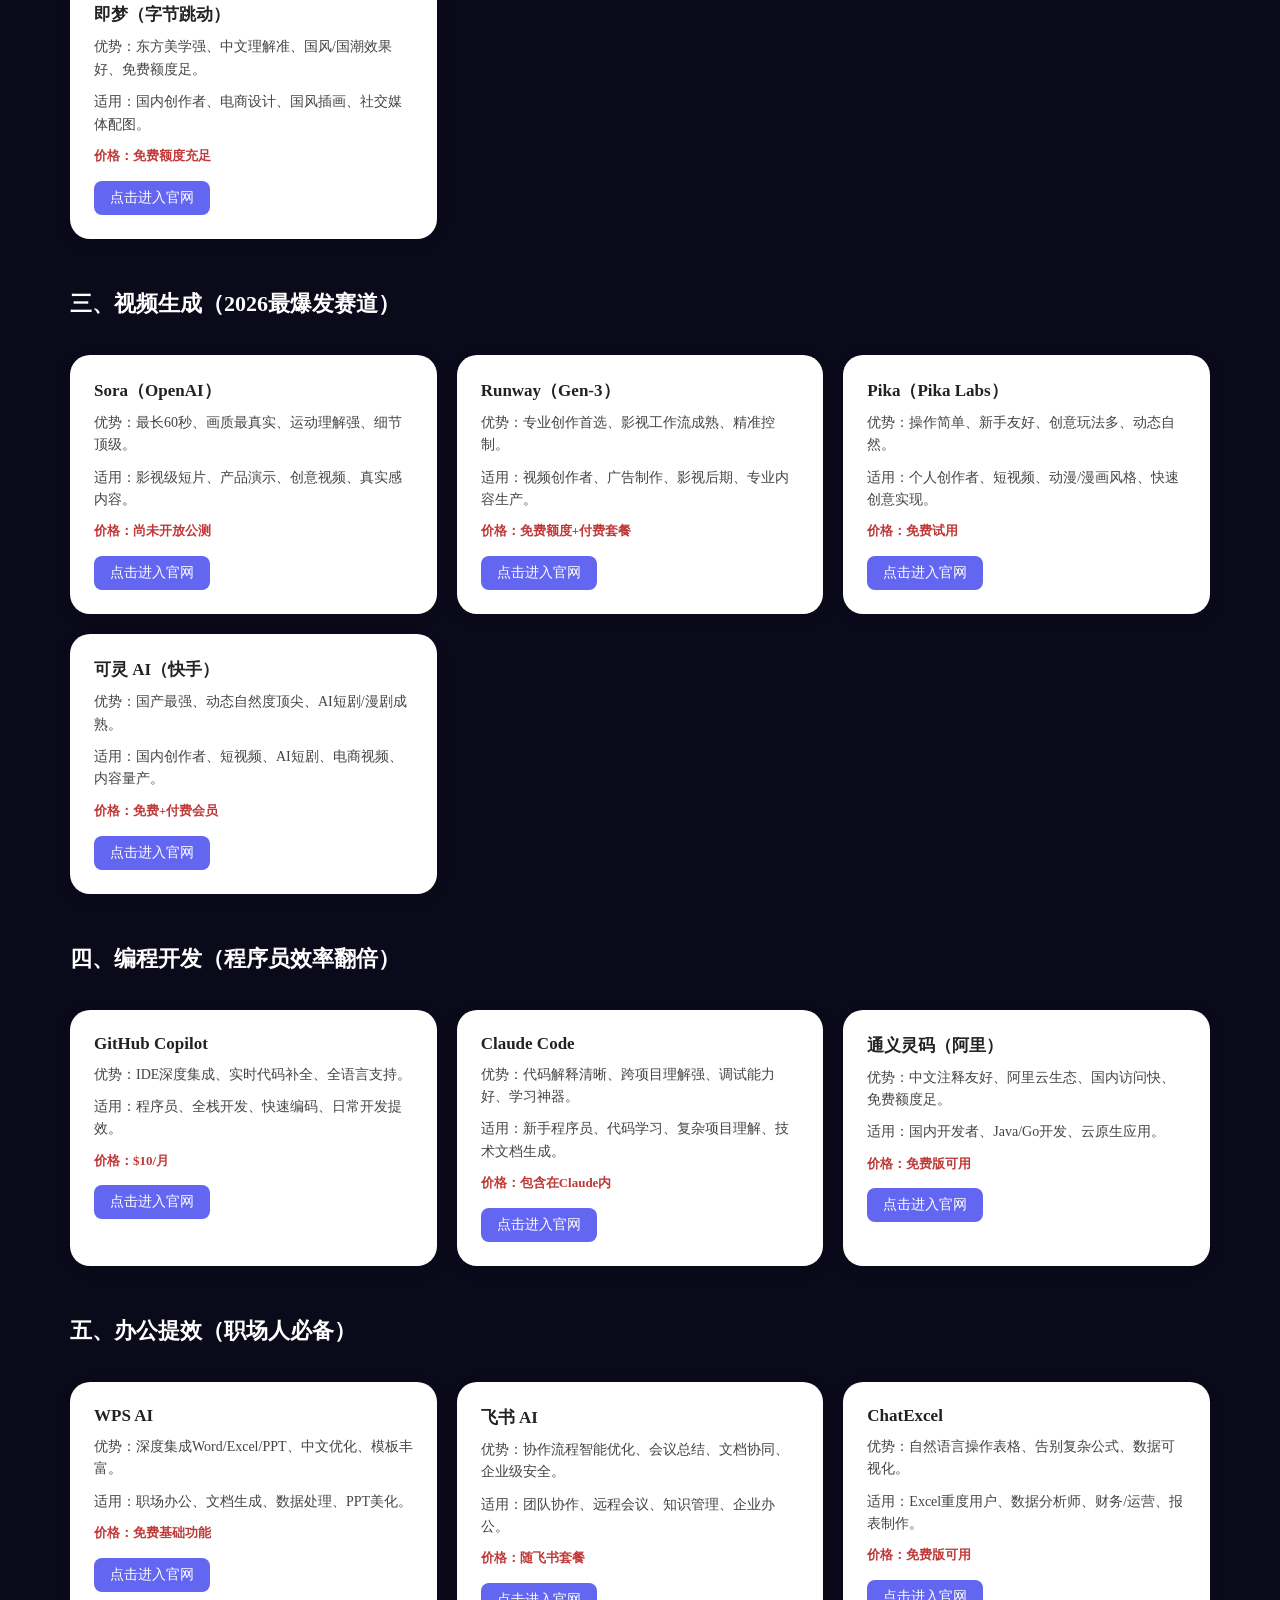
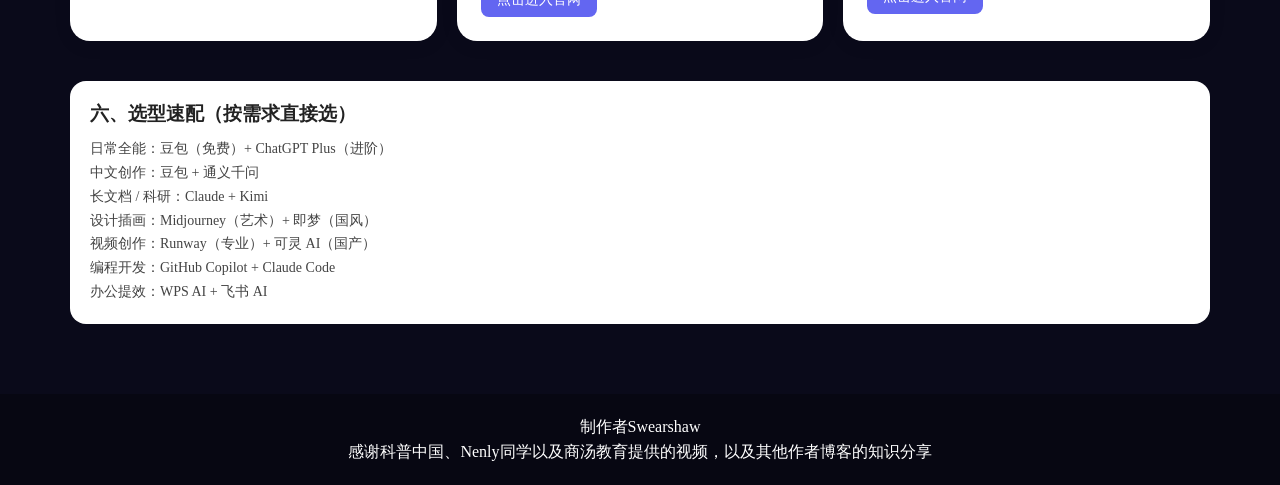
<file: tools.html>
<!DOCTYPE html>
<html lang="zh-CN">
<head>
<meta charset="UTF-8">
<meta name="viewport" content="width=device-width, initial-scale=1.0">
<title data-lang="title">今天你会用AI了么</title>
<style>
* {margin:0;padding:0;box-sizing:border-box;}
body {
  margin: 0;
  padding: 0;
  background: url('background.jpg') no-repeat center center fixed;
  background-size: cover;
  background-color: #0a0a1a;
}
nav {
  background-image: linear-gradient(90deg, rgba(240,240,240,0.5) 0%, rgba(240,240,240,0.5) 50%, rgba(255,255,255,0.5) 50%, rgba(255,255,255,0.5) 100%);
  background-size: 40px 100%;
  position: relative;
  z-index: 999999;
  padding: 8px 0;
}
.nav-wrap {
  display: flex;
  flex-direction: column;
  max-width: 1400px;
  margin: 0 auto;
  padding: 0 20px;
  gap: 10px;
}
.nav-top {
  display: flex;
  align-items: center;
  justify-content: space-between;
  width: 100%;
}
.logo {
  font-size: 18px;
  font-weight: bold;
  white-space: nowrap;
  color: #000;
}
.nav-right {
  display: flex;
  align-items: center;
  gap: 12px;
  flex-shrink: 0;
}
.search-bar {
  display: flex;
  gap: 8px;
}
#searchInput {
  padding: 6px 12px;
  border: 1px solid #ddd;
  border-radius: 20px;
  width: 150px;
}
.search-bar button {
  padding: 6px 14px;
  background: #6366f1;
  color: #fff;
  border: none;
  border-radius: 20px;
  cursor: pointer;
}
.lang-btn {
  background: #6366f1;
  color: #fff;
  border: none;
  padding: 6px 12px;
  border-radius: 6px;
  font-size: 14px;
  font-weight: bold;
  white-space: nowrap;
  cursor: pointer;
}
#langMenu {
  display:none; 
  position: fixed; 
  top:55px; 
  right:20px; 
  background:rgba(255,255,255,0.95); 
  border-radius:8px; 
  box-shadow:0 4px 12px rgba(0,0,0,0.15); 
  width:120px; 
  z-index:999999;
  overflow: hidden;
}
#langMenu a {
  display:block;
  padding:10px 12px;
  cursor:pointer;
  color:#333;
  text-decoration: none;
  transition: 0.2s;
}
#langMenu a:hover {
  background: #eef2ff;
  color: #6366f1;
}
.nav-menu {
  display: flex;
  align-items: center;
  gap: 28px;
  white-space: nowrap;
  overflow-x: auto;
  padding: 6px 0;
  width: 100%;
  scrollbar-width: none;
  position: relative;
  overflow: visible !important;
  z-index: 9999999 !important;
}
.nav-menu::-webkit-scrollbar {display:none;}
.nav-menu a, .dropbtn {
  font-size: 16px;
  color: #222;
  text-decoration: none;
  white-space: nowrap;
  flex-shrink: 0;
}
.dropdown {
  position: relative;
  display: inline-block;
}
.dropbtn {
  background: transparent;
  border: none;
  cursor: pointer;
}
.dropdown-content {
  background: rgba(255,255,255,0.95);
  border-radius: 12px;
  box-shadow: 0 4px 15px rgba(0,0,0,0.15);
  width: 280px;
  padding: 10px;
  display: none;
  position: fixed !important;
  z-index: 9999999 !important;
}
.dropdown-content a {
  display: block;
  padding: 10px 12px;
  border-radius: 8px;
  color: #333;
  margin: 4px 0;
  white-space: nowrap;
  text-decoration: none;
}
.dropdown-content a:hover {
  background: #eef2ff;
  color: #6366f1;
}
.dropdown-content span {
  font-size: 12px;
  color: #888;
  margin-left: 6px;
}
.tools-grid{
  display: grid;
  grid-template-columns: repeat(3, 1fr);
  gap: 20px;
  margin-bottom: 40px;
}
.tool-card{
  background:#fff;
  border-radius:20px;
  padding:24px;
  box-shadow:0 4px 20px rgba(0,0,0,0.06);
}
.tool-card h3{
  margin:0 0 10px;
  font-size:17px;
  color:#222;
}
.tool-card .tag{
  display:inline-block;
  font-size:12px;
  color:#6366f1;
  background:#eef2ff;
  padding:2px 6px;
  border-radius:4px;
  margin-bottom:8px;
}
.tool-card p{
  margin:0 0 10px;
  font-size:14px;
  line-height:1.6;
  color:#444;
}
.tool-card .price{
  font-size:13px;
  color:#c03939;
  margin-bottom:8px;
  font-weight:bold;
}
.tool-card .btn{
  display: inline-block;
  margin-top:6px;
  padding:8px 16px;
  background:#6366f1;
  color:#fff;
  border-radius:8px;
  font-size:14px;
  text-decoration:none;
}
.cat-title{
  color:#fff;
  font-size:22px;
  margin:30px 0 16px;
  grid-column:1/-1;
}
.match-box{
  background:#fff;
  border-radius:16px;
  padding:20px;
  margin-top:20px;
  grid-column:1/-1;
}
.match-box h3{
  color:#222;
  margin-bottom:10px;
}
.match-box p{
  font-size:14px;
  color:#444;
  line-height:1.7;
}
.container{
  padding:30px;
  max-width:1200px;
  margin:0 auto;
}
.container h1{
  color:#fff;
  margin-bottom:20px;
  text-align:center;
}
footer{
  color:#fff;
  padding:20px 30px;
  line-height:1.6;
  text-align:center;
  background:rgba(0,0,0,0.3);
}
@media(max-width:768px){
  .tools-grid{grid-template-columns:1fr;}
}
</style>
</head>
<body>

<nav>
  <div class="nav-wrap">
    <div class="nav-top">
      <div class="logo" data-lang="logo">今天你会用AI了么</div>
      <div class="nav-right">
        <div class="search-bar">
          <input id="searchInput" type="text" data-lang-placeholder="searchPlaceholder" placeholder="搜索教程...">
          <button data-lang="searchBtn">搜索</button>
        </div>
        <button class="lang-btn" onclick="toggleLangMenu()">🌍 Language</button>
      </div>
    </div>
    <div class="nav-menu">
      <a href="index.html" data-lang="navIndex">首页</a>
      <div class="dropdown">
        <button class="dropbtn" data-lang="navTeach">使用教学 ▾</button>
        <div class="dropdown-content" id="teachMenu">
          <a href="basic.html" data-lang="menuBasic">基础使用 <span data-lang="menuBasicTip">适合首次接触AI工具</span></a>
          <a href="advance.html" data-lang="menuAdvance">进阶使用 <span data-lang="menuAdvanceTip">适合个人学习/小型项目</span></a>
          <a href="senior.html" data-lang="menuSenior">高级使用 <span data-lang="menuSeniorTip">适合大型项目编辑</span></a>
        </div>
      </div>
      <a href="tools.html" data-lang="navTools">工具合集</a>
      <a href="learn.html" data-lang="navLearn">学习资源</a>
    </div>
  </div>
</nav>

<div id="langMenu">
<a onclick="setLang('zh')">中文</a>
<a onclick="setLang('ja')">日本語</a>
<a onclick="setLang('en')">English</a>
</div>

<div class="container">
  <h1 data-lang="pageTitle">AI工具大全（2026最新完整版）</h1>
  <div class="tools-grid">

    <h2 class="cat-title" data-lang="cate1">一、通用对话大模型（日常/创作/科研首选）</h2>

    <div class="tool-card">
      <span class="tag" data-lang="tagOversea">海外</span>
      <h3>ChatGPT（OpenAI GPT-5.4）</h3>
      <p data-lang="chatgpt1">优势：综合能力最强、多模态融合、插件生态丰富。</p>
      <p data-lang="chatgpt2">适用：日常问答、文案/代码生成、翻译、数据分析。</p>
      <p class="price" data-lang="priceFree">价格：免费版可用，Plus版 $20/月</p>
      <a href="https://chat.openai.com" target="_blank" class="btn" data-lang="enterBtn">点击进入官网</a>
    </div>

    <div class="tool-card">
      <span class="tag" data-lang="tagOversea">海外</span>
      <h3>Claude（Anthropic Opus 4.6）</h3>
      <p data-lang="claude1">优势：200K超长上下文、逻辑强、安全合规。</p>
      <p data-lang="claude2">适用：长文档总结、学术写作、法律/科研深度分析。</p>
      <p class="price" data-lang="priceFree2">价格：免费版可用，Pro版 $20/月</p>
      <a href="https://claude.ai" target="_blank" class="btn" data-lang="enterBtn">点击进入官网</a>
    </div>

    <div class="tool-card">
      <span class="tag" data-lang="tagOversea">海外</span>
      <h3>Gemini（Google 3.1 Pro）</h3>
      <p data-lang="gemini1">优势：多模态（图文音视频）强、搜索联动、实时信息准。</p>
      <p data-lang="gemini2">适用：创意内容、多媒体理解、实时资讯整合。</p>
      <p class="price" data-lang="priceFreeOnly">价格：免费版可用</p>
      <a href="https://gemini.google.com" target="_blank" class="btn" data-lang="enterBtn">点击进入官网</a>
    </div>

    <div class="tool-card">
      <span class="tag" data-lang="tagCn">国产</span>
      <h3>豆包（字节跳动）</h3>
      <p data-lang="doubao1">优势：中文自然、生成快、短视频/营销文案强、免费额度足。</p>
      <p data-lang="doubao2">适用：日常聊天、文案创作、学习辅导、短视频脚本。</p>
      <p class="price" data-lang="priceMainFree">价格：免费版为主</p>
      <a href="https://www.doubao.com" target="_blank" class="btn" data-lang="enterBtn">点击进入官网</a>
    </div>

    <div class="tool-card">
      <span class="tag" data-lang="tagCn">国产</span>
      <h3>DeepSeek V4</h3>
      <p data-lang="deepseek1">优势：开源免费、中文适配好、数理/代码能力强。</p>
      <p data-lang="deepseek2">适用：技术问题、长文档、本地部署、性价比优先。</p>
      <p class="price" data-lang="priceOpen">价格：免费开源</p>
      <a href="https://www.deepseek.com" target="_blank" class="btn" data-lang="enterBtn">点击进入官网</a>
    </div>

    <div class="tool-card">
      <span class="tag" data-lang="tagCn">国产</span>
      <h3>通义千问 3.6（阿里）</h3>
      <p data-lang="tongyi1">优势：阿里生态、商业内容/PPT强、API便宜。</p>
      <p data-lang="tongyi2">适用：职场办公、商业文案、数据可视化、阿里云用户。</p>
      <p class="price" data-lang="priceEnough">价格：免费额度充足</p>
      <a href="https://tongyi.aliyun.com" target="_blank" class="btn" data-lang="enterBtn">点击进入官网</a>
    </div>

    <div class="tool-card">
      <span class="tag" data-lang="tagCn">国产</span>
      <h3>Kimi 2.5（Moonshot）</h3>
      <p data-lang="kimi1">优势：200万Token超长上下文、文献/论文处理无敌、科研神器。</p>
      <p data-lang="kimi2">适用：学术研究、论文综述、书籍总结、法律文档分析。</p>
      <p class="price" data-lang="priceFreeOnly">价格：免费版可用</p>
      <a href="https://kimi.moonshot.cn" target="_blank" class="btn" data-lang="enterBtn">点击进入官网</a>
    </div>

    <h2 class="cat-title" data-lang="cate2">二、图像生成（设计/插画/营销必备）</h2>

    <div class="tool-card">
      <h3>Midjourney V7</h3>
      <p data-lang="mj1">地位：AI绘画天花板、艺术质感最强、细节顶级。</p>
      <p data-lang="mj2">适用：设计师、插画师、概念设计、艺术创作。</p>
      <p class="price" data-lang="priceMj">价格：$10/月起（Discord使用）</p>
      <a href="https://www.midjourney.com" target="_blank" class="btn" data-lang="enterBtn">点击进入官网</a>
    </div>

    <div class="tool-card">
      <h3>DALL-E 3（OpenAI）</h3>
      <p data-lang="dalle1">优势：风格多样、ChatGPT集成、中文提示词友好、版权清晰。</p>
      <p data-lang="dalle2">适用：日常配图、营销素材、简单设计、快速出图。</p>
      <p class="price" data-lang="priceDalle">价格：包含在ChatGPT Plus内</p>
      <a href="https://openai.com/dall-e-3" target="_blank" class="btn" data-lang="enterBtn">点击进入官网</a>
    </div>

    <div class="tool-card">
      <h3>Stable Diffusion（开源）</h3>
      <p data-lang="sd1">优势：免费开源、可本地部署、插件丰富、高度定制。</p>
      <p data-lang="sd2">适用：技术玩家、设计师、自定义模型、商业部署。</p>
      <p class="price" data-lang="priceOpen">价格：免费开源</p>
      <a href="https://stablediffusionweb.com" target="_blank" class="btn" data-lang="enterBtn">点击进入官网</a>
    </div>

    <div class="tool-card">
      <h3>即梦（字节跳动）</h3>
      <p data-lang="jimeng1">优势：东方美学强、中文理解准、国风/国潮效果好、免费额度足。</p>
      <p data-lang="jimeng2">适用：国内创作者、电商设计、国风插画、社交媒体配图。</p>
      <p class="price" data-lang="priceEnough">价格：免费额度充足</p>
      <a href="https://jimeng.jianying.com" target="_blank" class="btn" data-lang="enterBtn">点击进入官网</a>
    </div>

    <h2 class="cat-title" data-lang="cate3">三、视频生成（2026最爆发赛道）</h2>

    <div class="tool-card">
      <h3>Sora（OpenAI）</h3>
      <p data-lang="sora1">优势：最长60秒、画质最真实、运动理解强、细节顶级。</p>
      <p data-lang="sora2">适用：影视级短片、产品演示、创意视频、真实感内容。</p>
      <p class="price" data-lang="priceSora">价格：尚未开放公测</p>
      <a href="https://openai.com/sora" target="_blank" class="btn" data-lang="enterBtn">点击进入官网</a>
    </div>

    <div class="tool-card">
      <h3>Runway（Gen-3）</h3>
      <p data-lang="runway1">优势：专业创作首选、影视工作流成熟、精准控制。</p>
      <p data-lang="runway2">适用：视频创作者、广告制作、影视后期、专业内容生产。</p>
      <p class="price" data-lang="priceRunway">价格：免费额度+付费套餐</p>
      <a href="https://runwayml.com" target="_blank" class="btn" data-lang="enterBtn">点击进入官网</a>
    </div>

    <div class="tool-card">
      <h3>Pika（Pika Labs）</h3>
      <p data-lang="pika1">优势：操作简单、新手友好、创意玩法多、动态自然。</p>
      <p data-lang="pika2">适用：个人创作者、短视频、动漫/漫画风格、快速创意实现。</p>
      <p class="price" data-lang="pricePika">价格：免费试用</p>
      <a href="https://pika.art" target="_blank" class="btn" data-lang="enterBtn">点击进入官网</a>
    </div>

    <div class="tool-card">
      <h3>可灵 AI（快手）</h3>
      <p data-lang="keling1">优势：国产最强、动态自然度顶尖、AI短剧/漫剧成熟。</p>
      <p data-lang="keling2">适用：国内创作者、短视频、AI短剧、电商视频、内容量产。</p>
      <p class="price" data-lang="priceKeling">价格：免费+付费会员</p>
      <a href="https://www.kelingai.com" target="_blank" class="btn" data-lang="enterBtn">点击进入官网</a>
    </div>

    <h2 class="cat-title" data-lang="cate4">四、编程开发（程序员效率翻倍）</h2>

    <div class="tool-card">
      <h3>GitHub Copilot</h3>
      <p data-lang="copilot1">优势：IDE深度集成、实时代码补全、全语言支持。</p>
      <p data-lang="copilot2">适用：程序员、全栈开发、快速编码、日常开发提效。</p>
      <p class="price" data-lang="priceCopilot">价格：$10/月</p>
      <a href="https://github.com/features/copilot" target="_blank" class="btn" data-lang="enterBtn">点击进入官网</a>
    </div>

    <div class="tool-card">
      <h3>Claude Code</h3>
      <p data-lang="claudecode1">优势：代码解释清晰、跨项目理解强、调试能力好、学习神器。</p>
      <p data-lang="claudecode2">适用：新手程序员、代码学习、复杂项目理解、技术文档生成。</p>
      <p class="price" data-lang="priceInclude">价格：包含在Claude内</p>
      <a href="https://claude.ai" target="_blank" class="btn" data-lang="enterBtn">点击进入官网</a>
    </div>

    <div class="tool-card">
      <h3>通义灵码（阿里）</h3>
      <p data-lang="lingma1">优势：中文注释友好、阿里云生态、国内访问快、免费额度足。</p>
      <p data-lang="lingma2">适用：国内开发者、Java/Go开发、云原生应用。</p>
      <p class="price" data-lang="priceFreeOnly">价格：免费</p>
      <a href="https://tongyi.aliyun.com/lingma" target="_blank" class="btn" data-lang="enterBtn">点击进入官网</a>
    </div>

    <h2 class="cat-title" data-lang="cate5">五、办公提效（职场人必备）</h2>

    <div class="tool-card">
      <h3>WPS AI</h3>
      <p data-lang="wps1">优势：深度集成Word/Excel/PPT、中文优化、模板丰富。</p>
      <p data-lang="wps2">适用：职场办公、文档生成、数据处理、PPT美化。</p>
      <p class="price" data-lang="priceWps">价格：免费基础功能</p>
      <a href="https://ai.wps.cn" target="_blank" class="btn" data-lang="enterBtn">点击进入官网</a>
    </div>

    <div class="tool-card">
      <h3>飞书 AI</h3>
      <p data-lang="feishu1">优势：协作流程智能优化、会议总结、文档协同、企业级安全。</p>
      <p data-lang="feishu2">适用：团队协作、远程会议、知识管理、企业办公。</p>
      <p class="price" data-lang="priceFeishu">价格：随飞书套餐</p>
      <a href="https://www.feishu.cn" target="_blank" class="btn" data-lang="enterBtn">点击进入官网</a>
    </div>

    <div class="tool-card">
      <h3>ChatExcel</h3>
      <p data-lang="chatexcel1">优势：自然语言操作表格、告别复杂公式、数据可视化。</p>
      <p data-lang="chatexcel2">适用：Excel重度用户、数据分析师、财务/运营、报表制作。</p>
      <p class="price" data-lang="priceFreeOnly">价格：免费版可用</p>
      <a href="https://chatexcel.com" target="_blank" class="btn" data-lang="enterBtn">点击进入官网</a>
    </div>

    <div class="match-box">
      <h3 data-lang="matchTitle">六、选型速配（按需求直接选）</h3>
      <p data-lang="p1">日常全能：豆包（免费）+ ChatGPT Plus（进阶）</p>
      <p data-lang="p2">中文创作：豆包 + 通义千问</p>
      <p data-lang="p3">长文档 / 科研：Claude + Kimi</p>
      <p data-lang="p4">设计插画：Midjourney（艺术）+ 即梦（国风）</p>
      <p data-lang="p5">视频创作：Runway（专业）+ 可灵 AI（国产）</p>
      <p data-lang="p6">编程开发：GitHub Copilot + Claude Code</p>
      <p data-lang="p7">办公提效：WPS AI + 飞书 AI</p>
    </div>

  </div>
</div>

<footer data-lang="footer">
制作者Swearshaw<br>
感谢科普中国、Nenly同学以及商汤教育提供的视频，以及其他作者博客的知识分享
</footer>

<script>
const langData = {
  zh: {
    title: "今天你会用AI了么",
    logo: "今天你会用AI了么",
    searchPlaceholder: "搜索教程...",
    searchBtn: "搜索",
    navIndex: "首页",
    navTeach: "使用教学 ▾",
    navTools: "工具合集",
    navLearn: "学习资源",
    menuBasic: "基础使用",
    menuBasicTip: "适合首次接触AI工具",
    menuAdvance: "进阶使用",
    menuAdvanceTip: "适合个人学习/小型项目",
    menuSenior: "高级使用",
    menuSeniorTip: "适合大型项目编辑",
    pageTitle: "AI工具大全（2026最新完整版）",
    tagOversea: "海外",
    tagCn: "国产",
    enterBtn: "点击进入官网",
    priceFree: "价格：免费版可用，Plus版 $20/月",
    priceFree2: "价格：免费版可用，Pro版 $20/月",
    priceFreeOnly: "价格：免费版可用",
    priceMainFree: "价格：免费版为主",
    priceOpen: "价格：免费开源",
    priceEnough: "价格：免费额度充足",
    priceMj: "价格：$10/月起（Discord使用）",
    priceDalle: "价格：包含在ChatGPT Plus内",
    priceSora: "价格：尚未开放公测",
    priceRunway: "价格：免费额度+付费套餐",
    pricePika: "价格：免费试用",
    priceKeling: "价格：免费+付费会员",
    priceCopilot: "价格：$10/月",
    priceInclude: "价格：包含在Claude内",
    priceWps: "价格：免费基础功能",
    priceFeishu: "价格：随飞书套餐",
    cate1: "一、通用对话大模型（日常/创作/科研首选）",
    cate2: "二、图像生成（设计/插画/营销必备）",
    cate3: "三、视频生成（2026最爆发赛道）",
    cate4: "四、编程开发（程序员效率翻倍）",
    cate5: "五、办公提效（职场人必备）",
    matchTitle: "六、选型速配（按需求直接选）",
    p1: "日常全能：豆包（免费）+ ChatGPT Plus（进阶）",
    p2: "中文创作：豆包 + 通义千问",
    p3: "长文档 / 科研：Claude + Kimi",
    p4: "设计插画：Midjourney（艺术）+ 即梦（国风）",
    p5: "视频创作：Runway（专业）+ 可灵 AI（国产）",
    p6: "编程开发：GitHub Copilot + Claude Code",
    p7: "办公提效：WPS AI + 飞书 AI",
    chatgpt1: "优势：综合能力最强、多模态融合、插件生态丰富。",
    chatgpt2: "适用：日常问答、文案/代码生成、翻译、数据分析。",
    claude1: "优势：200K超长上下文、逻辑强、安全合规。",
    claude2: "适用：长文档总结、学术写作、法律/科研深度分析。",
    gemini1: "优势：多模态（图文音视频）强、搜索联动、实时信息准。",
    gemini2: "适用：创意内容、多媒体理解、实时资讯整合。",
    doubao1: "优势：中文自然、生成快、短视频/营销文案强、免费额度足。",
    doubao2: "适用：日常聊天、文案创作、学习辅导、短视频脚本。",
    deepseek1: "优势：开源免费、中文适配好、数理/代码能力强。",
    deepseek2: "适用：技术问题、长文档、本地部署、性价比优先。",
    tongyi1: "优势：阿里生态、商业内容/PPT强、API便宜。",
    tongyi2: "适用：职场办公、商业文案、数据可视化、阿里云用户。",
    kimi1: "优势：200万Token超长上下文、文献/论文处理无敌、科研神器。",
    kimi2: "适用：学术研究、论文综述、书籍总结、法律文档分析。",
    mj1: "地位：AI绘画天花板、艺术质感最强、细节顶级。",
    mj2: "适用：设计师、插画师、概念设计、艺术创作。",
    dalle1: "优势：风格多样、ChatGPT集成、中文提示词友好、版权清晰。",
    dalle2: "适用：日常配图、营销素材、简单设计、快速出图。",
    sd1: "优势：免费开源、可本地部署、插件丰富、高度定制。",
    sd2: "适用：技术玩家、设计师、自定义模型、商业部署。",
    jimeng1: "优势：东方美学强、中文理解准、国风/国潮效果好、免费额度足。",
    jimeng2: "适用：国内创作者、电商设计、国风插画、社交媒体配图。",
    sora1: "优势：最长60秒、画质最真实、运动理解强、细节顶级。",
    sora2: "适用：影视级短片、产品演示、创意视频、真实感内容。",
    runway1: "优势：专业创作首选、影视工作流成熟、精准控制。",
    runway2: "适用：视频创作者、广告制作、影视后期、专业内容生产。",
    pika1: "优势：操作简单、新手友好、创意玩法多、动态自然。",
    pika2: "适用：个人创作者、短视频、动漫/漫画风格、快速创意实现。",
    keling1: "优势：国产最强、动态自然度顶尖、AI短剧/漫剧成熟。",
    keling2: "适用：国内创作者、短视频、AI短剧、电商视频、内容量产。",
    copilot1: "优势：IDE深度集成、实时代码补全、全语言支持。",
    copilot2: "适用：程序员、全栈开发、快速编码、日常开发提效。",
    claudecode1: "优势：代码解释清晰、跨项目理解强、调试能力好、学习神器。",
    claudecode2: "适用：新手程序员、代码学习、复杂项目理解、技术文档生成。",
    lingma1: "优势：中文注释友好、阿里云生态、国内访问快、免费额度足。",
    lingma2: "适用：国内开发者、Java/Go开发、云原生应用。",
    wps1: "优势：深度集成Word/Excel/PPT、中文优化、模板丰富。",
    wps2: "适用：职场办公、文档生成、数据处理、PPT美化。",
    feishu1: "优势：协作流程智能优化、会议总结、文档协同、企业级安全。",
    feishu2: "适用：团队协作、远程会议、知识管理、企业办公。",
    chatexcel1: "优势：自然语言操作表格、告别复杂公式、数据可视化。",
    chatexcel2: "适用：Excel重度用户、数据分析师、财务/运营、报表制作。",
    footer: "制作者Swearshaw<br>感谢科普中国、Nenly同学以及商汤教育提供的视频，以及其他作者博客的知识分享"
  },
  ja: {
    title: "AIを使いこなせますか",
    logo: "AIを使いこなせますか",
    searchPlaceholder: "チュートリアル検索...",
    searchBtn: "検索",
    navIndex: "ホーム",
    navTeach: "使い方講座 ▾",
    navTools: "ツール集",
    navLearn: "学習リソース",
    menuBasic: "基本操作",
    menuBasicTip: "AI初心者向け",
    menuAdvance: "中級活用",
    menuAdvanceTip: "個人学習・小規模プロジェクト向け",
    menuSenior: "上級応用",
    menuSeniorTip: "大規模プロジェクト編集向け",
    pageTitle: "AIツール総合リスト（2026最新版）",
    tagOversea: "海外",
    tagCn: "中国製",
    enterBtn: "公式サイトへ",
    priceFree: "料金：無料版利用可、Plus $20/月",
    priceFree2: "料金：無料版利用可、Pro $20/月",
    priceFreeOnly: "料金：無料版利用可",
    priceMainFree: "料金：基本無料",
    priceOpen: "料金：無料オープンソース",
    priceEnough: "料金：無料枠十分",
    priceMj: "料金：$10/月～（Discord利用）",
    priceDalle: "料金：ChatGPT Plusに含む",
    priceSora: "料金：公開前",
    priceRunway: "料金：無料枠＋有料プラン",
    pricePika: "料金：無料トライアル",
    priceKeling: "料金：無料＋会員プラン",
    priceCopilot: "料金：$10/月",
    priceInclude: "料金：Claudeに含む",
    priceWps: "料金：基本機能無料",
    priceFeishu: "料金：プランに依存",
    cate1: "一、汎用対話LLM（日常・創作・研究推奨）",
    cate2: "二、画像生成（デザイン・イラスト・マーケティング必須）",
    cate3: "三、動画生成（2026注目分野）",
    cate4: "四、プログラミング開発（開発効率大幅UP）",
    cate5: "五、オフィス効率化（ビジネスマン必携）",
    matchTitle: "六、用途別推奨ツール",
    p1: "万能汎用：豆包（無料）+ ChatGPT Plus（上級）",
    p2: "中国語創作：豆包 + 通義千問",
    p3: "長文書・研究：Claude + Kimi",
    p4: "デザイン・イラスト：Midjourney（芸術）+ 即夢（中国風）",
    p5: "動画制作：Runway（プロ）+ 可灵AI（中国製）",
    p6: "プログラミング：GitHub Copilot + Claude Code",
    p7: "オフィス効率：WPS AI + 飛書AI",
    chatgpt1: "特長：総合能力最強・マルチモーダル統合・プラグイン豊富。",
    chatgpt2: "用途：日常質問・文章/コード作成・翻訳・データ分析。",
    claude1: "特長：200K長文コンテキスト・論理力高・安全性優秀。",
    claude2: "用途：長文要約・学術執筆・法律・研究深層分析。",
    gemini1: "特長：マルチモーダル強・検索連携・リアルタイム情報正確。",
    gemini2: "用途：クリエイティブ制作・マルチメディア理解・最新情報整理。",
    doubao1: "特長：中国語自然・生成高速・ショート動画文案得意・無料枠豊富。",
    doubao2: "用途：日常会話・文案作成・学習補助・ショート動画台本。",
    deepseek1: "特長：オープンソース無料・中国語適応良好・数理・コード能力強。",
    deepseek2: "用途：技術質問・長文処理・ローカル導入・コスト重視。",
    tongyi1: "特長：アリエコシステム・商用文章/PPT得意・API低価格。",
    tongyi2: "用途：オフィス業務・商用文案・データ可視化・Alibabaユーザー。",
    kimi1: "特長：200万トークン長文対応・論文文献処理最強・研究必須ツール。",
    kimi2: "用途：学術研究・論文総括・書籍要約・法律文書分析。",
    mj1: "位置：AIイラスト最高峰・芸術的質感最高・描写細部完璧。",
    mj2: "用途：デザイナー・イラストレーター・コンセプトデザイン・芸術創作。",
    dalle1: "特長：多様なスタイル・ChatGPT連携・中国語プロンプト対応・著作権安心。",
    dalle2: "用途：日常挿絵・マーケティング素材・簡単デザイン・高速作画。",
    sd1: "特長：無料オープンソース・ローカル導入可・プラグイン豊富・高カスタマイズ。",
    sd2: "用途：技術愛好家・デザイナー・自作モデル・商用運用。",
    jimeng1: "特長：東洋美学得意・中国語理解高精度・中国風イラスト優秀・無料枠十分。",
    jimeng2: "用途：国内クリエイター・ECデザイン・中国風イラスト・SNS素材。",
    sora1: "特長：最長60秒・画質リアル・動きの理解力高・細部描写優秀。",
    sora2: "用途：映画級ショート動画・商品デモ・クリエイティブ動画・リアル系コンテンツ。",
    runway1: "特長：プロクリエイター推奨・映像制作ワークフロー完備・精密制御可能。",
    runway2: "用途：動画クリエイター・広告制作・映像編集・プロ向けコンテンツ生産。",
    pika1: "特長：操作簡単初心者向け・創作バリエーション豊富・自然な動き。",
    pika2: "用途：個人クリエイター・ショート動画・アニメ風・アイデア高速具現化。",
    keling1: "特長：中国製最強・自然な動きトップクラス・AIショートドラマ成熟。",
    keling2: "用途：国内クリエイター・ショート動画・AIドラマ・EC動画・大量生産。",
    copilot1: "特長：IDE深く統合・リアルタイム補完・全言語対応。",
    copilot2: "用途：プログラマー・フルスタック開発・高速コーディング・開発効率化。",
    claudecode1: "特長：コード解説丁寧・複数プロジェクト理解・デバッグ得意・学習に最適。",
    claudecode2: "用途：初心者プログラマー・コード学習・複雑プロジェクト理解・技術ドキュメント作成。",
    lingma1: "特長：中国語コメント親切・Alibabaクラウドエコ・国内高速アクセス・無料枠豊富。",
    lingma2: "用途：国内開発者・Java/Go開発・クラウドネイティブアプリ。",
    wps1: "特長：Word/Excel/PPT完全統合・中国語最適化・テンプレ豊富。",
    wps2: "用途：オフィス業務・文書作成・データ処理・PPT美化。",
    feishu1: "特長：コラボ業務最適化・会議要約・文書同時編集・企業級セキュリティ。",
    feishu2: "用途：チーム協業・リモート会議・知識管理・企業オフィス。",
    chatexcel1: "特長：自然言語で表操作・複雑数式不要・データ可視化容易。",
    chatexcel2: "用途：Excel常用者・データ分析・財務/運用・レポート作成。",
    footer: "制作：Swearshaw<br>科普中国、Nenlyさん、商湯教育に感謝"
  },
  en: {
    title: "Can You Use AI Today",
    logo: "Can You Use AI Today",
    searchPlaceholder: "Search tutorials...",
    searchBtn: "Search",
    navIndex: "Home",
    navTeach: "Tutorials ▾",
    navTools: "Tools",
    navLearn: "Resources",
    menuBasic: "Basic Use",
    menuBasicTip: "For AI beginners",
    menuAdvance: "Advanced Use",
    menuAdvanceTip: "For study & small projects",
    menuSenior: "Senior Use",
    menuSeniorTip: "For large project editing",
    pageTitle: "AI Tools Collection 2026",
    tagOversea: "Oversea",
    tagCn: "China",
    enterBtn: "Official Site",
    priceFree: "Price: Free available, Plus $20/month",
    priceFree2: "Price: Free available, Pro $20/month",
    priceFreeOnly: "Price: Free version available",
    priceMainFree: "Price: Mostly free",
    priceOpen: "Price: Free & Open Source",
    priceEnough: "Price: Sufficient free quota",
    priceMj: "Price: $10/month start (Discord)",
    priceDalle: "Price: Included in ChatGPT Plus",
    priceSora: "Price: Not open to public yet",
    priceRunway: "Price: Free quota + Paid plan",
    pricePika: "Price: Free trial",
    priceKeling: "Price: Free + Membership",
    priceCopilot: "Price: $10/month",
    priceInclude: "Price: Included in Claude",
    priceWps: "Price: Basic functions free",
    priceFeishu: "Price: Depends on plan",
    cate1: "1. General LLM (Daily / Creation / Research)",
    cate2: "2. Image Generation (Design / Illustration / Marketing)",
    cate3: "3. Video Generation (Hot Track 2026)",
    cate4: "4. Programming & Development",
    cate5: "5. Office Efficiency Tools",
    matchTitle: "6. Quick Selection Guide",
    p1: "Daily All-round: Doubao(Free) + ChatGPT Plus(Advanced)",
    p2: "Chinese Creation: Doubao + Tongyi Qianwen",
    p3: "Long Document / Research: Claude + Kimi",
    p4: "Design & Art: Midjourney(Art) + Jimeng(Chinese Style)",
    p5: "Video Creation: Runway(Pro) + Keling AI(China)",
    p6: "Coding: GitHub Copilot + Claude Code",
    p7: "Office: WPS AI + Feishu AI",
    chatgpt1: "Advantage: Strongest overall, multi-modal, rich plugins.",
    chatgpt2: "Use: Q&A, writing/code, translation, data analysis.",
    claude1: "Advantage: 200K long context, strong logic, safe & compliant.",
    claude2: "Use: Long document summary, academic writing, legal & research analysis.",
    gemini1: "Advantage: Great multi-modal, search integrated, real-time info.",
    gemini2: "Use: Creative content, media understanding, news summary.",
    doubao1: "Advantage: Natural Chinese, fast generation, good for marketing scripts.",
    doubao2: "Use: Chatting, writing, study help, short video scripts.",
    deepseek1: "Advantage: Open source, good Chinese, strong math & coding.",
    deepseek2: "Use: Tech questions, long docs, local deployment, cost-effective.",
    tongyi1: "Advantage: Alibaba ecosystem, good at business PPT & copywriting.",
    tongyi2: "Use: Office work, business content, data visualization, Alibaba users.",
    kimi1: "Advantage: 2M token long context, perfect for papers & books.",
    kimi2: "Use: Academic research, paper review, book summary, legal docs.",
    mj1: "Rank: Top-tier AI art, best artistic texture and details.",
    mj2: "Use: Designers, illustrators, concept art, creative works.",
    dalle1: "Advantage: Various styles, ChatGPT integrated, friendly Chinese prompt.",
    dalle2: "Use: Daily illustration, marketing material, quick design.",
    sd1: "Advantage: Free open-source, local deployable, highly customizable.",
    sd2: "Use: Developers, designers, custom model, commercial usage.",
    jimeng1: "Advantage: Great oriental style, accurate Chinese understanding.",
    jimeng2: "Use: Chinese creators, e-commerce design, traditional art illustration.",
    sora1: "Advantage: Up to 60s, realistic quality, excellent motion understanding.",
    sora2: "Use: Film clips, product demo, creative video, realistic content.",
    runway1: "Advantage: Professional workflow, precise control for creators.",
    runway2: "Use: Video creation, ads, post-production, professional content.",
    pika1: "Advantage: Easy to use, creative styles, smooth motion.",
    pika2: "Use: Individual creators, short video, anime style, fast ideas.",
    keling1: "Advantage: Top domestic AI, smooth motion, mature AI drama.",
    keling2: "Use: Chinese creators, short video, AI drama, e-commerce video.",
    copilot1: "Advantage: IDE integration, real-time completion, full language support.",
    copilot2: "Use: Programmers, full-stack development, speed up coding.",
    claudecode1: "Advantage: Clear code explanation, cross-project understanding.",
    claudecode2: "Use: Beginner coders, project comprehension, tech docs.",
    lingma1: "Advantage: Chinese comment friendly, fast access in China.",
    lingma2: "Use: Domestic developers, Java/Go, cloud native apps.",
    wps1: "Advantage: Deep Word/Excel/PPT integration, rich templates.",
    wps2: "Use: Office work, document generation, data process, PPT design.",
    feishu1: "Advantage: Team collaboration, meeting summary, enterprise security.",
    feishu2: "Use: Team work, remote meeting, knowledge management.",
    chatexcel1: "Advantage: Operate table with plain language, no complex formula.",
    chatexcel2: "Use: Excel users, data analyst, finance & operation reports.",
    footer: "Created by Swearshaw<br>Thanks to Science China, Nenly, SenseTime Education and all bloggers"
  }
};

function setLang(lang) {
  localStorage.setItem('siteLang', lang);
  document.documentElement.lang = lang === 'zh' ? 'zh-CN' : lang;
  document.querySelectorAll('[data-lang]').forEach(el => {
    const k = el.getAttribute('data-lang');
    if(langData[lang][k]) el.innerHTML = langData[lang][k];
  });
  document.querySelectorAll('[data-lang-placeholder]').forEach(el => {
    const k = el.getAttribute('data-lang-placeholder');
    if(langData[lang][k]) el.placeholder = langData[lang][k];
  });
  document.getElementById('langMenu').style.display = 'none';
}
function toggleLangMenu() {
  const m = document.getElementById('langMenu');
  m.style.display = m.style.display === 'block' ? 'none' : 'block';
}
document.addEventListener('click', function(e){
  const btn = document.querySelector('.lang-btn');
  const menu = document.getElementById('langMenu');
  if(!btn.contains(e.target) && !menu.contains(e.target)){
    menu.style.display = 'none';
  }
});

// 关键修复：页面加载时自动读取语言
document.addEventListener('DOMContentLoaded', function() {
  const savedLang = localStorage.getItem('siteLang') || 'zh';
  setLang(savedLang);

  // 原有下拉菜单逻辑
  let btn = document.querySelector('.dropbtn');
  let menu = document.getElementById('teachMenu');
  btn.addEventListener('click', function(e) {
    e.stopPropagation();
    let rect = btn.getBoundingClientRect();
    menu.style.left = rect.left + 'px';
    menu.style.top = rect.bottom + 5 + 'px';
    menu.style.display = menu.style.display == 'block' ? 'none' : 'block';
  });
  document.addEventListener('click', function() {
    menu.style.display = 'none';
  });
});
</script>
</body>
</html>
</file>
